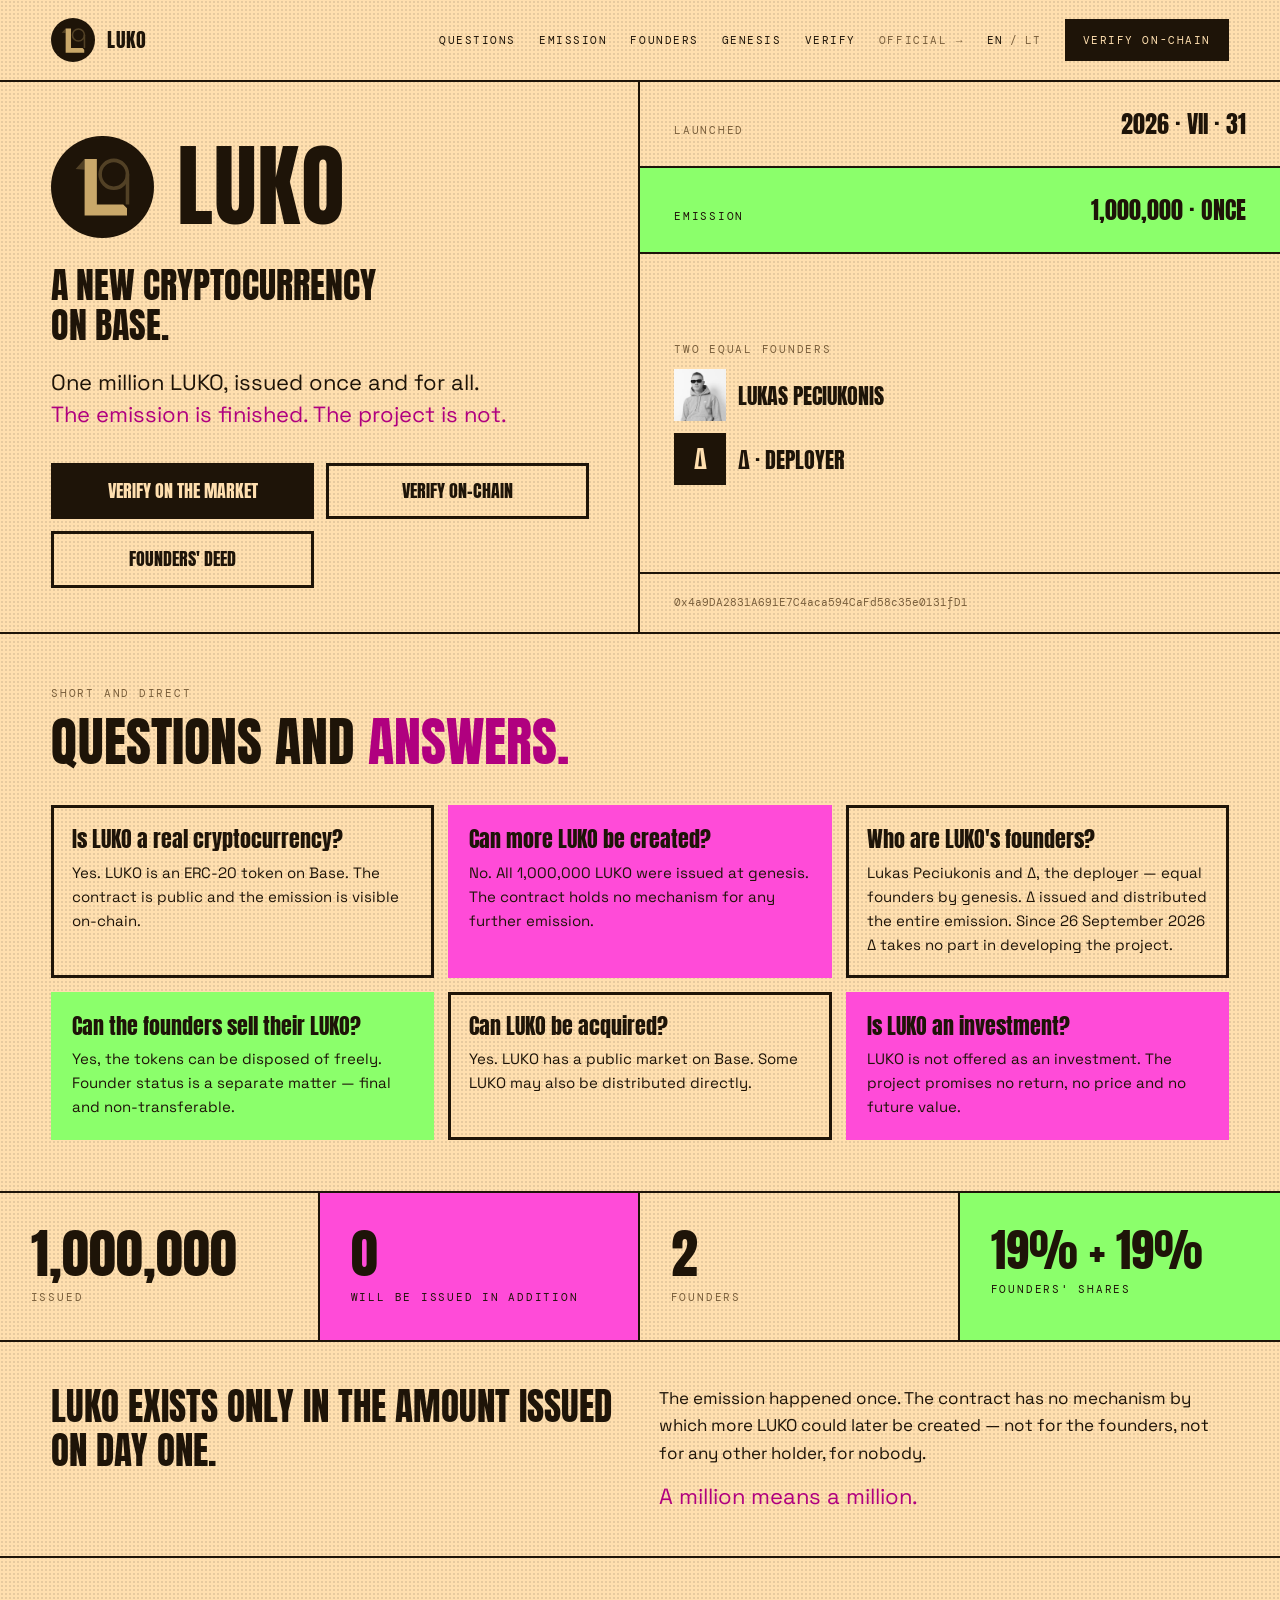
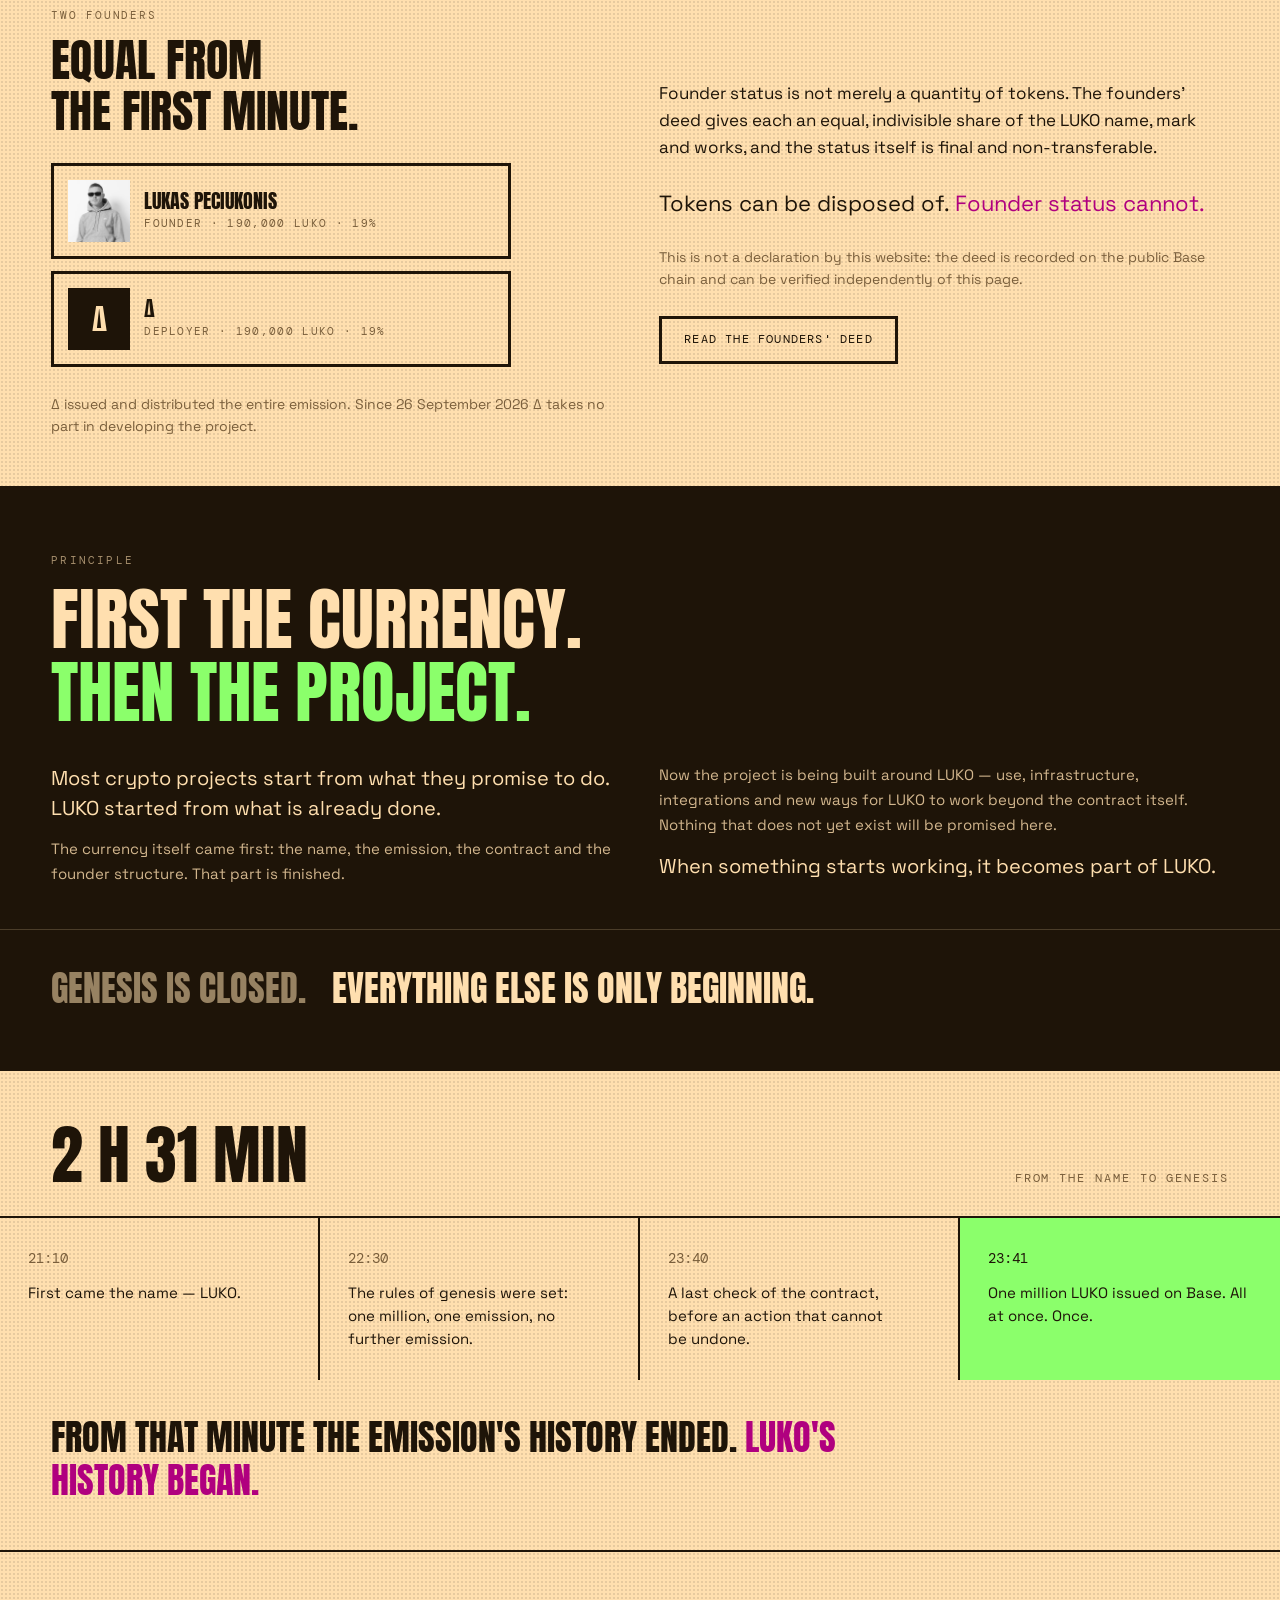
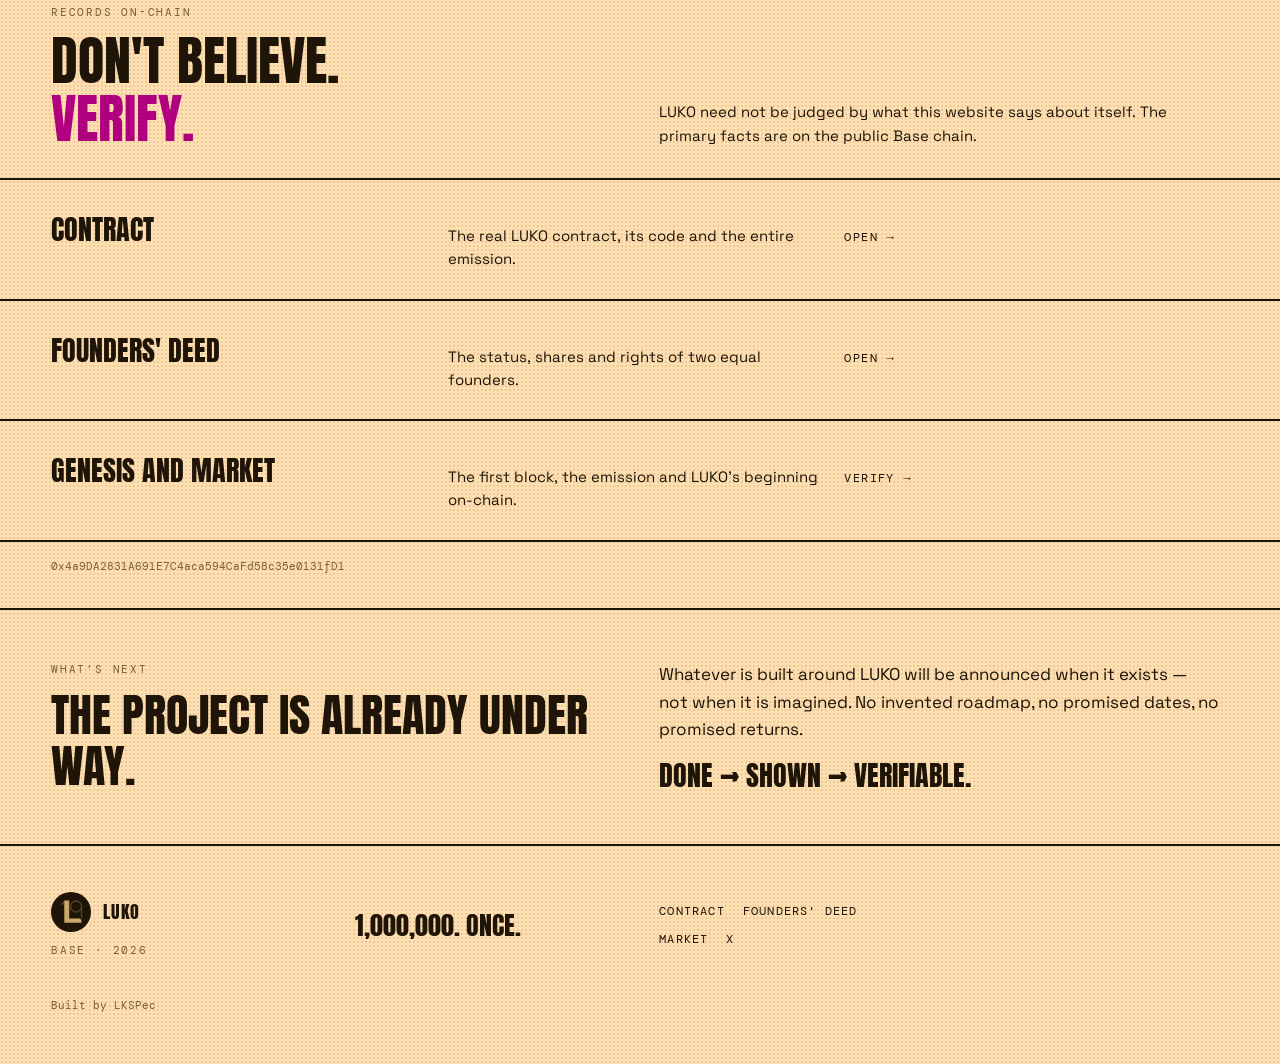
<file: website/index.html>
<!DOCTYPE html>
<html lang="en">
<head>
  <meta charset="UTF-8">
  <meta name="viewport" content="width=device-width, initial-scale=1">
  <title data-en="LUKO — a new cryptocurrency on Base" data-lt="LUKO — nauja kriptovaliuta Base tinkle">LUKO — a new cryptocurrency on Base</title>
  <meta name="description" content="LUKO is a new cryptocurrency on Base. One million LUKO, issued once and for all, by two equal founders. The emission is finished. The project is not.">
  <link rel="icon" href="assets/favicon.ico" sizes="any">
  <link rel="icon" type="image/png" sizes="32x32" href="assets/favicon-32.png">
  <link rel="icon" type="image/png" sizes="16x16" href="assets/favicon-16.png">
  <meta property="og:title" content="LUKO — nauja kriptovaliuta Base tinkle">
  <meta property="og:description" content="Milijonas LUKO išleistas vieną kartą ir visam laikui. Emisija baigta. Projektas — ne.">
  <meta property="og:url" content="https://meetluko.eu/">
  <meta property="og:image" content="https://meetluko.eu/assets/og-home-1200x630.png?v=2">
  <meta property="og:image:width" content="1200">
  <meta property="og:image:height" content="630">
  <meta property="og:image:type" content="image/png">
  <meta property="og:image:alt" content="LUKO — nauja kriptovaliuta Base tinkle, 1 000 000 išleista vieną kartą">
  <meta property="og:type" content="website">
  <meta property="og:site_name" content="LUKO">
  <meta property="og:locale" content="lt_LT">
  <meta property="og:locale:alternate" content="en_US">
  <meta name="twitter:card" content="summary_large_image">
  <meta name="twitter:title" content="LUKO — nauja kriptovaliuta Base tinkle">
  <meta name="twitter:description" content="Milijonas LUKO išleistas vieną kartą ir visam laikui. Emisija baigta. Projektas — ne.">
  <meta name="twitter:image" content="https://meetluko.eu/assets/og-home-1200x630.png?v=2">
  <!-- SENTRY_DSN -->
  <script
    src="https://js-de.sentry-cdn.com/7738fc80396b4b68af0041def3125cb0.min.js"
    crossorigin="anonymous"
    defer
  ></script>
  <script>
    (function () {
      function initSentry() {
        try {
          window.Sentry.init({
            environment: "production",
            tracesSampleRate: 0
          });
        } catch (error) { /* Sentry must never block the site. */ }
      }

      function configureSentry() {
        try {
          if (!window.Sentry) return;
          if (typeof window.Sentry.onLoad === "function") {
            window.Sentry.onLoad(initSentry);
          } else {
            initSentry();
          }
        } catch (error) { /* CDN unavailable or blocked. */ }
      }

      if (document.readyState === "complete") {
        configureSentry();
      } else {
        window.addEventListener("load", configureSentry, { once: true });
      }
    })();

    function track(action) {
      try {
        if (window.Sentry && typeof window.Sentry.addBreadcrumb === "function") {
          window.Sentry.addBreadcrumb({ category: "ui", message: action, level: "info" });
        }
      } catch (error) { /* Tracking is non-blocking. */ }
    }

    document.addEventListener("click", function (event) {
      if (!(event.target instanceof Element)) return;
      var target = event.target.closest("a, button, [role='button']");
      if (!target) return;
      var action = target.getAttribute("data-sentry-action");
      if (action) track(action);
    }, true);
  </script>
  <!-- This page runs its own type system: Anton display, Space Grotesk body,
       DM Mono labels. Loaded here rather than in styles.css so the pages that
       use Archivo never pay for these files. -->
  <link rel="preconnect" href="https://fonts.googleapis.com">
  <link rel="preconnect" href="https://fonts.gstatic.com" crossorigin>
  <link rel="stylesheet" href="https://fonts.googleapis.com/css2?family=Anton&family=DM+Mono:wght@400;500&family=Space+Grotesk:wght@400;500;700&display=swap">
  <link rel="stylesheet" href="styles.css?v=33">
</head>
<body class="pt-body">
  <a class="skip-link" href="#main" data-en="Skip to content" data-lt="Pereiti prie turinio">Skip to content</a>

  <header class="pt-header" id="top">
    <a class="pt-lockup" href="#top" aria-label="LUKO">
      <span class="pt-chip"><img src="assets/logo-mark-dark.svg" alt="" width="25" height="25"></span>
      <span class="pt-wordmark">LUKO</span>
    </a>
    <nav class="pt-nav" aria-label="Sections">
      <a href="#klausimai" data-en="Questions" data-lt="Klausimai">Questions</a>
      <a href="#emisija" data-en="Emission" data-lt="Emisija">Emission</a>
      <a href="#steigejai" data-en="Founders" data-lt="Steigėjai">Founders</a>
      <a href="#genezes-naktis" data-en="Genesis" data-lt="Genezė">Genesis</a>
      <a href="#patikrinti" data-en="Verify" data-lt="Patikrinti">Verify</a>
      <a class="pt-nav-out" href="/oficial" data-en="Official →" data-lt="Oficialu →">Official →</a>
      <span class="language-toggle" role="group" aria-label="Language">
        <button type="button" class="language-option is-active" data-language="en" data-sentry-action="lang_switch" aria-pressed="true">EN</button>
        <span aria-hidden="true">/</span>
        <button type="button" class="language-option" data-language="lt" data-sentry-action="lang_switch" aria-pressed="false">LT</button>
      </span>
      <a class="pt-header-cta"
         href="https://basescan.org/token/0x4a9DA2831A691E7C4aca594CaFd58c35e0131fD1"
         rel="noopener"
         data-sentry-action="point_verify"
         data-en="VERIFY ON-CHAIN" data-lt="PATIKRINTI GRANDINĖJE">VERIFY ON-CHAIN</a>
    </nav>
  </header>

  <main id="main">
    <section class="pt-hero" aria-labelledby="luko-title">
      <div class="pt-hero-copy">
        <div class="pt-hero-lockup">
          <span class="pt-chip pt-chip--hero"><img src="assets/logo-mark-dark.svg" alt=""></span>
          <h1 class="pt-h1" id="luko-title">LUKO</h1>
        </div>
        <p class="pt-kicker"><span data-en="A NEW CRYPTOCURRENCY" data-lt="NAUJA KRIPTOVALIUTA">A NEW CRYPTOCURRENCY</span><br><span data-en="ON BASE." data-lt="BASE TINKLE.">ON BASE.</span></p>
        <p class="pt-lead"><span data-en="One million LUKO, issued once and for all." data-lt="Milijonas LUKO išleistas vieną kartą ir visam laikui.">One million LUKO, issued once and for all.</span><br><span class="pt-accent" data-en="The emission is finished. The project is not." data-lt="Emisija baigta. Projektas — ne.">The emission is finished. The project is not.</span></p>
        <div class="pt-actions">
          <a class="pt-btn pt-btn--solid"
             href="https://www.geckoterminal.com/base/pools/0x2222a01b83db8c533b062aeb6de4f61d6ae792f2"
             rel="noopener"
             data-sentry-action="point_market"
             data-en="VERIFY ON THE MARKET" data-lt="PATIKRINTI RINKOJE">VERIFY ON THE MARKET</a>
          <a class="pt-btn pt-btn--outline"
             href="https://basescan.org/token/0x4a9DA2831A691E7C4aca594CaFd58c35e0131fD1"
             rel="noopener"
             data-sentry-action="point_verify"
             data-en="VERIFY ON-CHAIN" data-lt="PATIKRINTI GRANDINĖJE">VERIFY ON-CHAIN</a>
          <a class="pt-btn pt-btn--outline" href="/deed" data-en="FOUNDERS' DEED" data-lt="STEIGĖJŲ AKTAS">FOUNDERS' DEED</a>
        </div>
      </div>
      <div class="pt-hero-facts">
        <div class="pt-hero-row">
          <span class="pt-label" data-en="Launched" data-lt="Paleista">Launched</span>
          <span class="pt-hero-value">2026 · VII · 31</span>
        </div>
        <div class="pt-hero-row pt-hero-row--green">
          <span class="pt-label" data-en="Emission" data-lt="Emisija">Emission</span>
          <span class="pt-hero-value" data-en="1,000,000 · ONCE" data-lt="1&nbsp;000&nbsp;000 · VIENĄ KARTĄ">1,000,000 · ONCE</span>
        </div>
        <div class="pt-hero-row pt-hero-row--people">
          <span class="pt-label" data-en="Two equal founders" data-lt="Du lygiaverčiai steigėjai">Two equal founders</span>
          <div class="pt-person">
            <img class="pt-portrait" src="assets/founder-lukas.png" alt="" width="52" height="52">
            <span class="pt-person-name">LUKAS PECIUKONIS</span>
          </div>
          <div class="pt-person">
            <span class="pt-portrait pt-portrait--mark" aria-hidden="true">Δ</span>
            <span class="pt-person-name" data-en="Δ · DEPLOYER" data-lt="Δ · DIEGĖJAS">Δ · DEPLOYER</span>
          </div>
        </div>
        <div class="pt-hero-address">0x4a9DA2831A691E7C4aca594CaFd58c35e0131fD1</div>
      </div>
    </section>

    <section class="pt-qa" id="klausimai" aria-labelledby="qa-title">
      <span class="pt-label" data-en="Short and direct" data-lt="Trumpai ir tiesiai">Short and direct</span>
      <h2 class="pt-section-title" id="qa-title"><span data-en="QUESTIONS AND" data-lt="KLAUSIMAI IR">QUESTIONS AND</span> <span class="pt-accent" data-en="ANSWERS." data-lt="ATSAKYMAI.">ANSWERS.</span></h2>
      <div class="pt-cards">
        <article class="pt-card">
          <h3 class="pt-q" data-en="Is LUKO a real cryptocurrency?" data-lt="Ar LUKO yra tikra kriptovaliuta?">Is LUKO a real cryptocurrency?</h3>
          <p class="pt-a" data-en="Yes. LUKO is an ERC-20 token on Base. The contract is public and the emission is visible on-chain." data-lt="Taip. LUKO yra ERC-20 tokenas Base tinkle. Kontraktas viešas, o emisija matoma grandinėje.">Yes. LUKO is an ERC-20 token on Base. The contract is public and the emission is visible on-chain.</p>
        </article>
        <article class="pt-card pt-card--pink">
          <h3 class="pt-q" data-en="Can more LUKO be created?" data-lt="Ar galima sukurti daugiau LUKO?">Can more LUKO be created?</h3>
          <p class="pt-a" data-en="No. All 1,000,000 LUKO were issued at genesis. The contract holds no mechanism for any further emission." data-lt="Ne. Visa 1&nbsp;000&nbsp;000 LUKO emisija išleista genezės metu. Papildomos emisijos mechanizmo kontrakte nėra.">No. All 1,000,000 LUKO were issued at genesis. The contract holds no mechanism for any further emission.</p>
        </article>
        <article class="pt-card">
          <h3 class="pt-q" data-en="Who are LUKO's founders?" data-lt="Kas yra LUKO steigėjai?">Who are LUKO's founders?</h3>
          <p class="pt-a" data-en="Lukas Peciukonis and Δ, the deployer — equal founders by genesis. Δ issued and distributed the entire emission. Since 26 September 2026 Δ takes no part in developing the project." data-lt="Lukas Peciukonis ir Δ, diegėjas — lygiaverčiai steigėjai nuo genezės. Δ išleido ir paskirstė visą emisiją. Nuo 2026 m. rugsėjo 26 d. Δ projekto plėtroje nedalyvauja.">Lukas Peciukonis and Δ, the deployer — equal founders by genesis. Δ issued and distributed the entire emission. Since 26 September 2026 Δ takes no part in developing the project.</p>
        </article>
        <article class="pt-card pt-card--green">
          <h3 class="pt-q" data-en="Can the founders sell their LUKO?" data-lt="Ar steigėjai gali parduoti savo LUKO?">Can the founders sell their LUKO?</h3>
          <p class="pt-a" data-en="Yes, the tokens can be disposed of freely. Founder status is a separate matter — final and non-transferable." data-lt="Taip, tokenais galima disponuoti laisvai. Steigėjo statusas yra atskiras dalykas — galutinis ir neperleidžiamas.">Yes, the tokens can be disposed of freely. Founder status is a separate matter — final and non-transferable.</p>
        </article>
        <article class="pt-card">
          <h3 class="pt-q" data-en="Can LUKO be acquired?" data-lt="Ar LUKO galima įsigyti?">Can LUKO be acquired?</h3>
          <p class="pt-a" data-en="Yes. LUKO has a public market on Base. Some LUKO may also be distributed directly." data-lt="Taip. LUKO turi viešą rinką Base tinkle. Dalis LUKO taip pat gali būti platinama tiesiogiai.">Yes. LUKO has a public market on Base. Some LUKO may also be distributed directly.</p>
        </article>
        <article class="pt-card pt-card--pink">
          <h3 class="pt-q" data-en="Is LUKO an investment?" data-lt="Ar LUKO yra investicija?">Is LUKO an investment?</h3>
          <p class="pt-a" data-en="LUKO is not offered as an investment. The project promises no return, no price and no future value." data-lt="LUKO nėra siūloma kaip investicija. Projektas nežada grąžos, kainos ar būsimos vertės.">LUKO is not offered as an investment. The project promises no return, no price and no future value.</p>
        </article>
      </div>
    </section>

    <section class="pt-emission" id="emisija" aria-labelledby="emission-title">
      <div class="pt-strip">
        <div class="pt-cell">
          <span class="pt-cell-value" data-en="1,000,000" data-lt="1&nbsp;000&nbsp;000">1,000,000</span>
          <span class="pt-label" data-en="Issued" data-lt="Išleista">Issued</span>
        </div>
        <div class="pt-cell pt-cell--pink">
          <span class="pt-cell-value">0</span>
          <span class="pt-label" data-en="Will be issued in addition" data-lt="Bus išleista papildomai">Will be issued in addition</span>
        </div>
        <div class="pt-cell">
          <span class="pt-cell-value">2</span>
          <span class="pt-label" data-en="Founders" data-lt="Steigėjai">Founders</span>
        </div>
        <div class="pt-cell pt-cell--green">
          <span class="pt-cell-value pt-cell-value--sm" data-en="19% + 19%" data-lt="19&nbsp;% + 19&nbsp;%">19% + 19%</span>
          <span class="pt-label" data-en="Founders' shares" data-lt="Steigėjų dalys">Founders' shares</span>
        </div>
      </div>
      <div class="pt-split">
        <p class="pt-display" id="emission-title" data-en="LUKO EXISTS ONLY IN THE AMOUNT ISSUED ON DAY ONE." data-lt="LUKO EGZISTUOJA TIEK, KIEK BUVO IŠLEISTA PIRMĄ DIENĄ.">LUKO EXISTS ONLY IN THE AMOUNT ISSUED ON DAY ONE.</p>
        <div class="pt-stack">
          <p class="pt-body-copy" data-en="The emission happened once. The contract has no mechanism by which more LUKO could later be created — not for the founders, not for any other holder, for nobody." data-lt="Emisija įvyko vieną kartą. Kontrakte nėra mechanizmo, kuriuo vėliau būtų galima sukurti daugiau LUKO — nei steigėjams, nei kitam valdytojui, niekam.">The emission happened once. The contract has no mechanism by which more LUKO could later be created — not for the founders, not for any other holder, for nobody.</p>
          <p class="pt-pull pt-accent" data-en="A million means a million." data-lt="Milijonas reiškia milijoną.">A million means a million.</p>
        </div>
      </div>
    </section>

    <section class="pt-founders" id="steigejai" aria-labelledby="founders-title">
      <div class="pt-stack">
        <div>
          <span class="pt-label" data-en="Two founders" data-lt="Du steigėjai">Two founders</span>
          <h2 class="pt-section-title pt-section-title--sm" id="founders-title"><span data-en="EQUAL FROM" data-lt="LYGIAVERČIAI NUO">EQUAL FROM</span><br><span data-en="THE FIRST MINUTE." data-lt="PIRMOS MINUTĖS.">THE FIRST MINUTE.</span></h2>
        </div>
        <div class="pt-founder-cards">
          <div class="pt-founder">
            <img class="pt-portrait pt-portrait--lg" src="assets/founder-lukas.png" alt="" width="62" height="62">
            <div class="pt-founder-text">
              <span class="pt-founder-name">LUKAS PECIUKONIS</span>
              <span class="pt-label" data-en="Founder · 190,000 LUKO · 19%" data-lt="Steigėjas · 190&nbsp;000 LUKO · 19&nbsp;%">Founder · 190,000 LUKO · 19%</span>
            </div>
          </div>
          <div class="pt-founder">
            <span class="pt-portrait pt-portrait--lg pt-portrait--mark" aria-hidden="true">Δ</span>
            <div class="pt-founder-text">
              <span class="pt-founder-name">Δ</span>
              <span class="pt-label" data-en="Deployer · 190,000 LUKO · 19%" data-lt="Diegėjas · 190&nbsp;000 LUKO · 19&nbsp;%">Deployer · 190,000 LUKO · 19%</span>
            </div>
          </div>
        </div>
        <p class="pt-note" data-en="Δ issued and distributed the entire emission. Since 26 September 2026 Δ takes no part in developing the project." data-lt="Δ išleido ir paskirstė visą emisiją. Nuo 2026 m. rugsėjo 26 d. Δ projekto plėtroje nedalyvauja.">Δ issued and distributed the entire emission. Since 26 September 2026 Δ takes no part in developing the project.</p>
      </div>
      <div class="pt-stack pt-stack--centred">
        <p class="pt-body-copy" data-en="Founder status is not merely a quantity of tokens. The founders' deed gives each an equal, indivisible share of the LUKO name, mark and works, and the status itself is final and non-transferable." data-lt="Steigėjo statusas nėra vien tokenų kiekis. Steigėjų aktas kiekvienam nustato lygią, nedalomą dalį LUKO vardo, ženklo ir kūrinių, o pats statusas yra galutinis ir neperleidžiamas.">Founder status is not merely a quantity of tokens. The founders' deed gives each an equal, indivisible share of the LUKO name, mark and works, and the status itself is final and non-transferable.</p>
          <p class="pt-pull"><span data-en="Tokens can be disposed of." data-lt="Tokenais galima disponuoti.">Tokens can be disposed of.</span> <span class="pt-accent" data-en="Founder status cannot." data-lt="Steigėjo statusu — ne.">Founder status cannot.</span></p>
        <p class="pt-note" data-en="This is not a declaration by this website: the deed is recorded on the public Base chain and can be verified independently of this page." data-lt="Tai nėra šios svetainės deklaracija: aktas įrašytas viešoje Base grandinėje ir patikrinamas nepriklausomai nuo šio puslapio.">This is not a declaration by this website: the deed is recorded on the public Base chain and can be verified independently of this page.</p>
        <a class="pt-btn pt-btn--outline pt-btn--inline" href="/deed" data-en="READ THE FOUNDERS' DEED" data-lt="SKAITYTI STEIGĖJŲ AKTĄ">READ THE FOUNDERS' DEED</a>
      </div>
    </section>

    <section class="pt-principle" aria-labelledby="principle-title">
      <div class="pt-principle-head">
        <span class="pt-label pt-label--dark" data-en="Principle" data-lt="Principas">Principle</span>
        <h2 class="pt-principle-title" id="principle-title"><span data-en="FIRST THE CURRENCY." data-lt="PIRMA VALIUTA.">FIRST THE CURRENCY.</span><br><span class="pt-green" data-en="THEN THE PROJECT." data-lt="TADA — PROJEKTAS.">THEN THE PROJECT.</span></h2>
      </div>
      <div class="pt-principle-copy">
        <div class="pt-stack">
          <p class="pt-pull" data-en="Most crypto projects start from what they promise to do. LUKO started from what is already done." data-lt="Daugelis kripto projektų pradeda nuo to, ką žada padaryti. LUKO pradėjo nuo to, kas jau padaryta.">Most crypto projects start from what they promise to do. LUKO started from what is already done.</p>
          <p class="pt-body-copy pt-dim" data-en="The currency itself came first: the name, the emission, the contract and the founder structure. That part is finished." data-lt="Pirmiausia atsirado pati valiuta: vardas, emisija, kontraktas ir steigėjų struktūra. Ši dalis baigta.">The currency itself came first: the name, the emission, the contract and the founder structure. That part is finished.</p>
        </div>
        <div class="pt-stack">
          <p class="pt-body-copy pt-dim" data-en="Now the project is being built around LUKO — use, infrastructure, integrations and new ways for LUKO to work beyond the contract itself. Nothing that does not yet exist will be promised here." data-lt="Dabar aplink LUKO kuriamas projektas — naudojimas, infrastruktūra, integracijos ir nauji būdai LUKO veikti už paties kontrakto ribų. Čia nebus žadama tai, ko dar nėra.">Now the project is being built around LUKO — use, infrastructure, integrations and new ways for LUKO to work beyond the contract itself. Nothing that does not yet exist will be promised here.</p>
          <p class="pt-pull" data-en="When something starts working, it becomes part of LUKO." data-lt="Kai kažkas pradės veikti, tai taps LUKO dalimi.">When something starts working, it becomes part of LUKO.</p>
        </div>
      </div>
      <div class="pt-principle-close">
        <span class="pt-closing pt-closing--dim" data-en="GENESIS IS CLOSED." data-lt="GENEZĖ UŽDARYTA.">GENESIS IS CLOSED.</span>
        <span class="pt-closing" data-en="EVERYTHING ELSE IS ONLY BEGINNING." data-lt="VISA KITA TIK PRASIDEDA.">EVERYTHING ELSE IS ONLY BEGINNING.</span>
      </div>
    </section>

    <section class="pt-genesis" id="genezes-naktis" aria-labelledby="genesis-title">
      <div class="pt-genesis-head">
        <h2 class="pt-genesis-title" id="genesis-title" data-en="2 H 31 MIN" data-lt="2 VAL. 31 MIN.">2 H 31 MIN</h2>
        <span class="pt-label" data-en="From the name to genesis" data-lt="Nuo vardo iki genezės">From the name to genesis</span>
      </div>
      <div class="pt-strip pt-strip--steps">
        <div class="pt-cell pt-cell--step">
          <span class="pt-time">21:10</span>
          <span class="pt-step-copy" data-en="First came the name — LUKO." data-lt="Pirmiausia atsirado vardas — LUKO.">First came the name — LUKO.</span>
        </div>
        <div class="pt-cell pt-cell--step">
          <span class="pt-time">22:30</span>
          <span class="pt-step-copy" data-en="The rules of genesis were set: one million, one emission, no further emission." data-lt="Nustatytos genezės taisyklės: vienas milijonas, viena emisija, jokios papildomos emisijos.">The rules of genesis were set: one million, one emission, no further emission.</span>
        </div>
        <div class="pt-cell pt-cell--step">
          <span class="pt-time">23:40</span>
          <span class="pt-step-copy" data-en="A last check of the contract, before an action that cannot be undone." data-lt="Paskutinis kontrakto patikrinimas prieš veiksmą, kurio nebegalima atšaukti.">A last check of the contract, before an action that cannot be undone.</span>
        </div>
        <div class="pt-cell pt-cell--step pt-cell--green">
          <span class="pt-time pt-time--now">23:41</span>
          <span class="pt-step-copy" data-en="One million LUKO issued on Base. All at once. Once." data-lt="Vienas milijonas LUKO išleistas Base tinkle. Visi iš karto. Vieną kartą.">One million LUKO issued on Base. All at once. Once.</span>
        </div>
      </div>
      <p class="pt-genesis-close"><span data-en="FROM THAT MINUTE THE EMISSION'S HISTORY ENDED." data-lt="NUO TOS MINUTĖS EMISIJOS ISTORIJA BAIGTA.">FROM THAT MINUTE THE EMISSION'S HISTORY ENDED.</span> <span class="pt-accent" data-en="LUKO'S HISTORY BEGAN." data-lt="LUKO ISTORIJA — PRASIDĖJO.">LUKO'S HISTORY BEGAN.</span></p>
    </section>

    <section class="pt-records" id="patikrinti" aria-labelledby="records-title">
      <div class="pt-records-head">
        <div>
          <span class="pt-label" data-en="Records on-chain" data-lt="Įrašai grandinėje">Records on-chain</span>
          <h2 class="pt-section-title" id="records-title"><span data-en="DON'T BELIEVE." data-lt="NE TIKĖTI.">DON'T BELIEVE.</span><br><span class="pt-accent" data-en="VERIFY." data-lt="PATIKRINTI.">VERIFY.</span></h2>
        </div>
        <p class="pt-records-note" data-en="LUKO need not be judged by what this website says about itself. The primary facts are on the public Base chain." data-lt="LUKO nereikia vertinti pagal tai, ką apie save rašo ši svetainė. Pirminiai faktai yra viešoje Base grandinėje.">LUKO need not be judged by what this website says about itself. The primary facts are on the public Base chain.</p>
      </div>
      <div class="pt-rows">
        <a class="pt-row"
           href="https://basescan.org/token/0x4a9DA2831A691E7C4aca594CaFd58c35e0131fD1"
           rel="noopener"
           data-sentry-action="point_verify">
          <span class="pt-row-name" data-en="CONTRACT" data-lt="KONTRAKTAS">CONTRACT</span>
          <span class="pt-row-desc" data-en="The real LUKO contract, its code and the entire emission." data-lt="Tikras LUKO kontraktas, jo kodas ir visa emisija.">The real LUKO contract, its code and the entire emission.</span>
          <span class="pt-row-go" data-en="Open →" data-lt="Atidaryti →">Open →</span>
        </a>
        <a class="pt-row" href="/deed">
          <span class="pt-row-name" data-en="FOUNDERS' DEED" data-lt="STEIGĖJŲ AKTAS">FOUNDERS' DEED</span>
          <span class="pt-row-desc" data-en="The status, shares and rights of two equal founders." data-lt="Dviejų lygiaverčių steigėjų statusas, dalys ir teisės.">The status, shares and rights of two equal founders.</span>
          <span class="pt-row-go" data-en="Open →" data-lt="Atidaryti →">Open →</span>
        </a>
        <a class="pt-row" href="/market">
          <span class="pt-row-name" data-en="GENESIS AND MARKET" data-lt="GENEZĖ IR RINKA">GENESIS AND MARKET</span>
          <span class="pt-row-desc" data-en="The first block, the emission and LUKO's beginning on-chain." data-lt="Pirmasis blokas, emisija ir LUKO pradžia grandinėje.">The first block, the emission and LUKO's beginning on-chain.</span>
          <span class="pt-row-go" data-en="Verify →" data-lt="Patikrinti →">Verify →</span>
        </a>
      </div>
      <div class="pt-records-address">0x4a9DA2831A691E7C4aca594CaFd58c35e0131fD1</div>
    </section>

    <section class="pt-next" aria-labelledby="next-title">
      <div>
        <span class="pt-label" data-en="What's next" data-lt="Kas toliau">What's next</span>
        <h2 class="pt-section-title pt-section-title--sm" id="next-title" data-en="THE PROJECT IS ALREADY UNDER WAY." data-lt="PROJEKTAS JAU VYKSTA.">THE PROJECT IS ALREADY UNDER WAY.</h2>
      </div>
      <div class="pt-stack">
        <p class="pt-body-copy" data-en="Whatever is built around LUKO will be announced when it exists — not when it is imagined. No invented roadmap, no promised dates, no promised returns." data-lt="Tai, kas bus sukurta aplink LUKO, bus skelbiama tada, kai egzistuos — ne tada, kai bus sugalvota. Be išgalvoto roadmap'o, be pažadėtų datų, be pažadėtos grąžos.">Whatever is built around LUKO will be announced when it exists — not when it is imagined. No invented roadmap, no promised dates, no promised returns.</p>
        <p class="pt-display pt-display--sm" data-en="DONE → SHOWN → VERIFIABLE." data-lt="PADARYTA → PARODYTA → PATIKRINAMA.">DONE → SHOWN → VERIFIABLE.</p>
      </div>
    </section>
  </main>

  <footer class="pt-footer">
    <div class="pt-footer-brand">
      <span class="pt-lockup">
        <span class="pt-chip pt-chip--sm"><img src="assets/logo-mark-dark.svg" alt="" width="23" height="23"></span>
        <span class="pt-wordmark pt-wordmark--sm">LUKO</span>
      </span>
      <span class="pt-label">Base · 2026</span>
    </div>
    <span class="pt-footer-claim" data-en="1,000,000. ONCE." data-lt="1&nbsp;000&nbsp;000. VIENĄ KARTĄ.">1,000,000. ONCE.</span>
    <div class="pt-footer-links">
      <a href="https://basescan.org/token/0x4a9DA2831A691E7C4aca594CaFd58c35e0131fD1" rel="noopener" data-en="Contract" data-lt="Kontraktas">Contract</a>
      <a href="/deed" data-en="Founders' deed" data-lt="Steigėjų aktas">Founders' deed</a>
      <a href="/market" data-en="Market" data-lt="Rinka">Market</a>
      <a href="https://x.com/MeetLUKO" rel="noopener me" data-sentry-action="outbound_x">X</a>
    </div>
    <p class="pt-footer-meta">Built by LKSPec</p>
  </footer>

  <script src="app.js?v=10" defer></script>
</body>
</html>
</file>
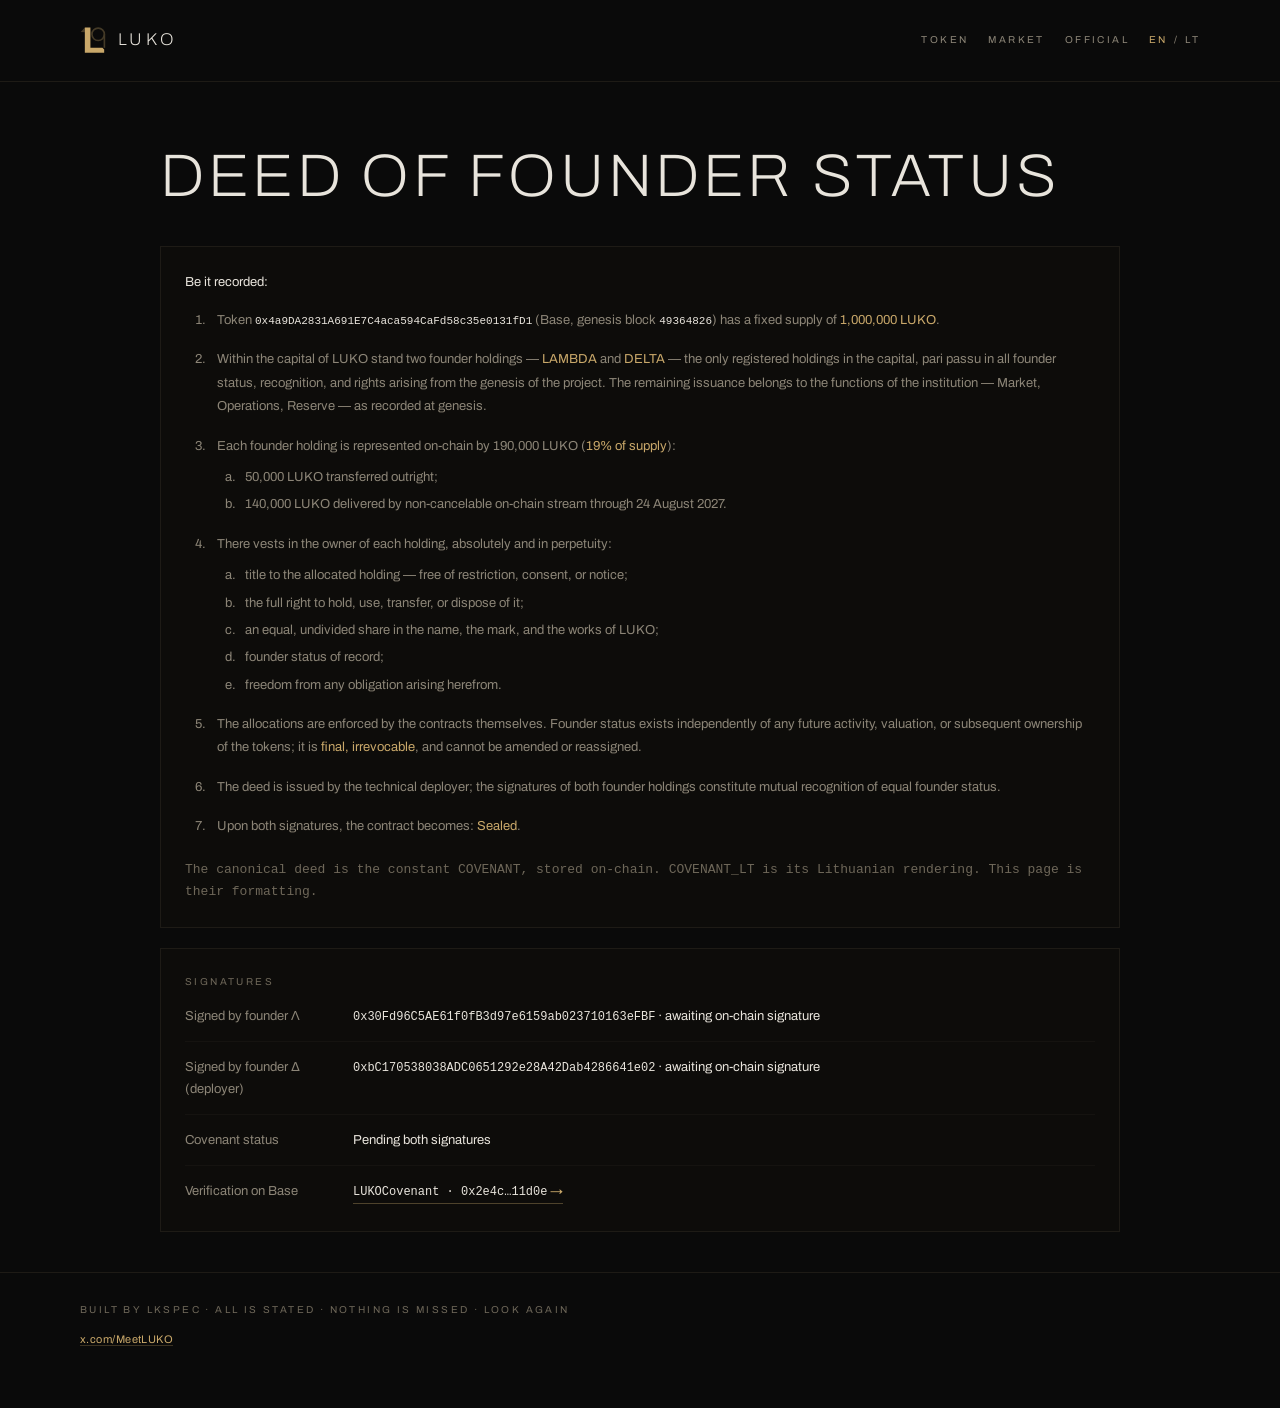
<file: website/deed.html>
<!DOCTYPE html>
<html lang="en">
<head>
  <meta charset="UTF-8">
  <meta name="viewport" content="width=device-width, initial-scale=1">
  <title data-en="LUKO — Deed of Founder Status" data-lt="LUKO — Steigėjo statuso aktas">LUKO — Deed of Founder Status</title>
  <meta name="description" content="LUKO deed of founder status.">
  <link rel="icon" href="assets/favicon.ico" sizes="any">
  <link rel="icon" type="image/png" sizes="32x32" href="assets/favicon-32.png">
  <link rel="icon" type="image/png" sizes="16x16" href="assets/favicon-16.png">
  <meta property="og:title" content="LUKO — Deed of Founder Status">
  <meta property="og:description" content="LUKO deed of founder status.">
  <meta property="og:url" content="https://meetluko.eu/deed">
  <meta property="og:image" content="https://meetluko.eu/api/og">
  <meta name="twitter:card" content="summary_large_image">
  <meta property="og:type" content="website">
  <meta property="og:site_name" content="LUKO">
  <meta property="og:image:width" content="1200">
  <meta property="og:image:height" content="630">
  <meta property="og:image:type" content="image/png">
  <meta property="og:image:alt" content="LUKO — fixed-supply ERC-20 on Base">
  <meta name="twitter:image" content="https://meetluko.eu/api/og">
  <meta name="twitter:title" content="LUKO — Deed of Founder Status">
  <meta name="twitter:description" content="LUKO deed of founder status.">
  <!-- SENTRY_DSN -->
  <script
    src="https://js-de.sentry-cdn.com/7738fc80396b4b68af0041def3125cb0.min.js"
    crossorigin="anonymous"
    defer
  ></script>
  <script>
    (function () {
      function initSentry() {
        try {
          window.Sentry.init({
            environment: "production",
            tracesSampleRate: 0
          });
        } catch (error) { /* Sentry must never block the site. */ }
      }

      function configureSentry() {
        try {
          if (!window.Sentry) return;
          if (typeof window.Sentry.onLoad === "function") {
            window.Sentry.onLoad(initSentry);
          } else {
            initSentry();
          }
        } catch (error) { /* CDN unavailable or blocked. */ }
      }

      if (document.readyState === "complete") {
        configureSentry();
      } else {
        window.addEventListener("load", configureSentry, { once: true });
      }
    })();

    function track(action) {
      try {
        if (window.Sentry && typeof window.Sentry.addBreadcrumb === "function") {
          window.Sentry.addBreadcrumb({ category: "ui", message: action, level: "info" });
        }
      } catch (error) { /* Tracking is non-blocking. */ }
    }

    document.addEventListener("click", function (event) {
      if (!(event.target instanceof Element)) return;
      var target = event.target.closest("a, button, [role='button']");
      if (!target) return;
      var action = target.getAttribute("data-sentry-action");
      if (action) track(action);
    }, true);
  </script>
  <link rel="stylesheet" href="styles.css?v=33">
</head>
<body>
  <a class="skip-link" href="#main" data-en="Skip to content" data-lt="Pereiti prie turinio">Skip to content</a>

  <header class="site-header">
    <a class="lockup" href="https://meetluko.eu/" aria-label="LUKO home">
      <img src="assets/logo-mark-dark.svg" alt="" width="26" height="26">
      <span class="wordmark">LUKO</span>
    </a>
    <nav class="site-nav" aria-label="Sections">
      <a href="/" data-en="Token" data-lt="Tokenas">Token</a>
      <a href="/market" data-en="Market" data-lt="Rinka">Market</a>
      <a href="/oficial" data-en="Official" data-lt="Oficialu">Official</a>
      <span class="language-toggle" role="group" aria-label="Language">
        <button type="button" class="language-option is-active" data-language="en" data-sentry-action="lang_switch" aria-pressed="true">EN</button>
        <span aria-hidden="true">/</span>
        <button type="button" class="language-option" data-language="lt" data-sentry-action="lang_switch" aria-pressed="false">LT</button>
      </span>
    </nav>
  </header>

  <main id="main">
    <section class="hero" aria-labelledby="deed-title">
      <div class="hero-copy">
        <h1 id="deed-title" data-en="DEED OF FOUNDER STATUS" data-lt="STEIGĖJŲ STATUSO AKTAS">DEED OF FOUNDER STATUS</h1>
      </div>
    </section>

    <section class="panel" aria-label="Deed">
      <div class="lang-en">
        <p class="prose deed-opening">Be it recorded:</p>
        <ol class="deed-list">
          <li>Token <code>0x4a9DA2831A691E7C4aca594CaFd58c35e0131fD1</code> (Base, genesis block <code>49364826</code>) has a fixed supply of <span class="gold">1,000,000 LUKO</span>.</li>
          <li>Within the capital of LUKO stand two founder holdings — <span class="gold">LAMBDA</span> and <span class="gold">DELTA</span> — the only registered holdings in the capital, pari passu in all founder status, recognition, and rights arising from the genesis of the project. The remaining issuance belongs to the functions of the institution — Market, Operations, Reserve — as recorded at genesis.</li>
          <li>Each founder holding is represented on-chain by 190,000 LUKO (<span class="gold">19% of supply</span>):
            <ol type="a">
              <li>50,000 LUKO transferred outright;</li>
              <li>140,000 LUKO delivered by non-cancelable on-chain stream through 24 August 2027.</li>
            </ol>
          </li>
          <li>There vests in the owner of each holding, absolutely and in perpetuity:
            <ol type="a">
              <li>title to the allocated holding — free of restriction, consent, or notice;</li>
              <li>the full right to hold, use, transfer, or dispose of it;</li>
              <li>an equal, undivided share in the name, the mark, and the works of LUKO;</li>
              <li>founder status of record;</li>
              <li>freedom from any obligation arising herefrom.</li>
            </ol>
          </li>
          <li>The allocations are enforced by the contracts themselves. Founder status exists independently of any future activity, valuation, or subsequent ownership of the tokens; it is <span class="gold">final, irrevocable</span>, and cannot be amended or reassigned.</li>
          <li>The deed is issued by the technical deployer; the signatures of both founder holdings constitute mutual recognition of equal founder status.</li>
          <li>Upon both signatures, the contract becomes: <span class="gold">Sealed</span>.</li>
        </ol>
      </div>
      <div class="lang-lt">
        <p class="prose deed-opening">Šiuo aktu įtvirtinama:</p>
        <ol class="deed-list">
          <li>Tokeno <code>0x4a9DA2831A691E7C4aca594CaFd58c35e0131fD1</code> (Base, genesis blokas <code>49364826</code>) emisija yra fiksuota — <span class="gold">1 000 000 LUKO</span>.</li>
          <li>LUKO kapitale įtvirtintos dvi steigėjų dalys — <span class="gold">LAMBDA</span> ir <span class="gold">DELTA</span> — vienintelės vardinės dalys kapitale; jos lygiavertės (pari passu) visame steigėjų statuse, pripažinime ir teisėse, kylančiose iš projekto genesis. Likusi emisija priklauso institucijos funkcijoms — Market, Operations, Reserve — pagal genesis įrašą.</li>
          <li>Kiekviena steigėjų dalis on-chain išreiškiama 190 000 LUKO (<span class="gold">19 % emisijos</span>):
            <ol type="a">
              <li>50 000 LUKO perduodami iš karto;</li>
              <li>140 000 LUKO tiekiami neatšaukiamu on-chain srautu iki 2027 m. rugpjūčio 24 d.</li>
            </ol>
          </li>
          <li>Kiekvienos dalies savininkui absoliučiai ir amžinai priklauso:
            <ol type="a">
              <li>nuosavybės teisė į priskirtą dalį — be apribojimų, sutikimų ar pranešimų;</li>
              <li>visa teisė ją laikyti, naudoti, perleisti ar disponuoti;</li>
              <li>lygi, nedaloma dalis LUKO vardo, ženklo ir kūrinių;</li>
              <li>įrašyto steigėjo statusas;</li>
              <li>laisvė nuo bet kokių iš to kylančių įsipareigojimų.</li>
            </ol>
          </li>
          <li>Paskirstymą užtikrina patys kontraktai. Steigėjų statusas galioja nepriklausomai nuo būsimos veiklos, vertės ar vėlesnės tokenų nuosavybės; jis yra <span class="gold">galutinis, neatšaukiamas</span> ir negali būti keičiamas ar perleidžiamas.</li>
          <li>Aktą išleidžia techninis diegėjas; abiejų steigėjų dalių parašai reiškia abipusį lygiaverčio steigėjų statuso pripažinimą.</li>
          <li>Gavus abu parašus, kontraktas tampa: <span class="gold">„Sealed"</span> („Užrakintas").</li>
        </ol>
      </div>
      <p class="footnote spec-gap" data-en="The canonical deed is the constant COVENANT, stored on-chain. COVENANT_LT is its Lithuanian rendering. This page is their formatting." data-lt="Kanoninis aktas yra konstanta COVENANT, saugoma on-chain. COVENANT_LT — jos lietuviškas atitikmuo. Šis puslapis — tik jų formatavimas.">The canonical deed is the constant COVENANT, stored on-chain. COVENANT_LT is its Lithuanian rendering. This page is their formatting.</p>
    </section>

    <section class="panel" aria-labelledby="signatures-label">
      <h2 id="signatures-label" class="label" data-en="Signatures" data-lt="PARAŠAI">Signatures</h2>
      <div class="link-rows">
        <div class="link-row">
          <span class="link-name" data-en="Signed by founder Λ" data-lt="Pasirašė steigėjas Λ">Signed by founder Λ</span>
          <span class="deed-sig"><code class="address">0x30Fd96C5AE61f0fB3d97e6159ab023710163eFBF</code> · <span id="sig-lambda" data-en="awaiting on-chain signature" data-lt="laukiama parašo grandinėje">awaiting on-chain signature</span></span>
        </div>
        <div class="link-row">
          <span class="link-name" data-en="Signed by founder Δ (deployer)" data-lt="Pasirašė steigėjas Δ (diegėjas)">Signed by founder Δ (deployer)</span>
          <span class="deed-sig"><code class="address">0xbC170538038ADC0651292e28A42Dab4286641e02</code> · <span id="sig-delta" data-en="awaiting on-chain signature" data-lt="laukiama parašo grandinėje">awaiting on-chain signature</span></span>
        </div>
        <div class="link-row">
          <span class="link-name" data-en="Covenant status" data-lt="Akto būsena">Covenant status</span>
          <span id="covenant-status" data-en="Pending both signatures" data-lt="Laukiama abiejų parašų">Pending both signatures</span>
        </div>
        <div class="link-row">
          <span class="link-name" data-en="Verification on Base" data-lt="Patikra Base tinkle">Verification on Base</span>
          <a href="https://basescan.org/address/0x2e4c8DcbdDA4eDbEdC2E1052185111592ca11d0e#code" rel="noopener" data-sentry-action="outbound_deed_verification"><code class="address">LUKOCovenant · 0x2e4c…11d0e</code> →</a>
        </div>
      </div>
    </section>
  </main>

  <footer class="site-footer">
    <p>Built by LKSPec · <span data-en="All is stated · Nothing is missed · Look again" data-lt="Viskas pasakyta · Nieko nepraleista · Pažvelk dar kartą">All is stated · Nothing is missed · Look again</span></p>
    <p class="footer-note"><a href="https://x.com/MeetLUKO" rel="noopener me" data-sentry-action="outbound_x">x.com/MeetLUKO</a></p>
  </footer>

  <script src="app.js?v=10" defer></script>
  <script src="covenant.js?v=1" type="module"></script>
</body>
</html>
</file>
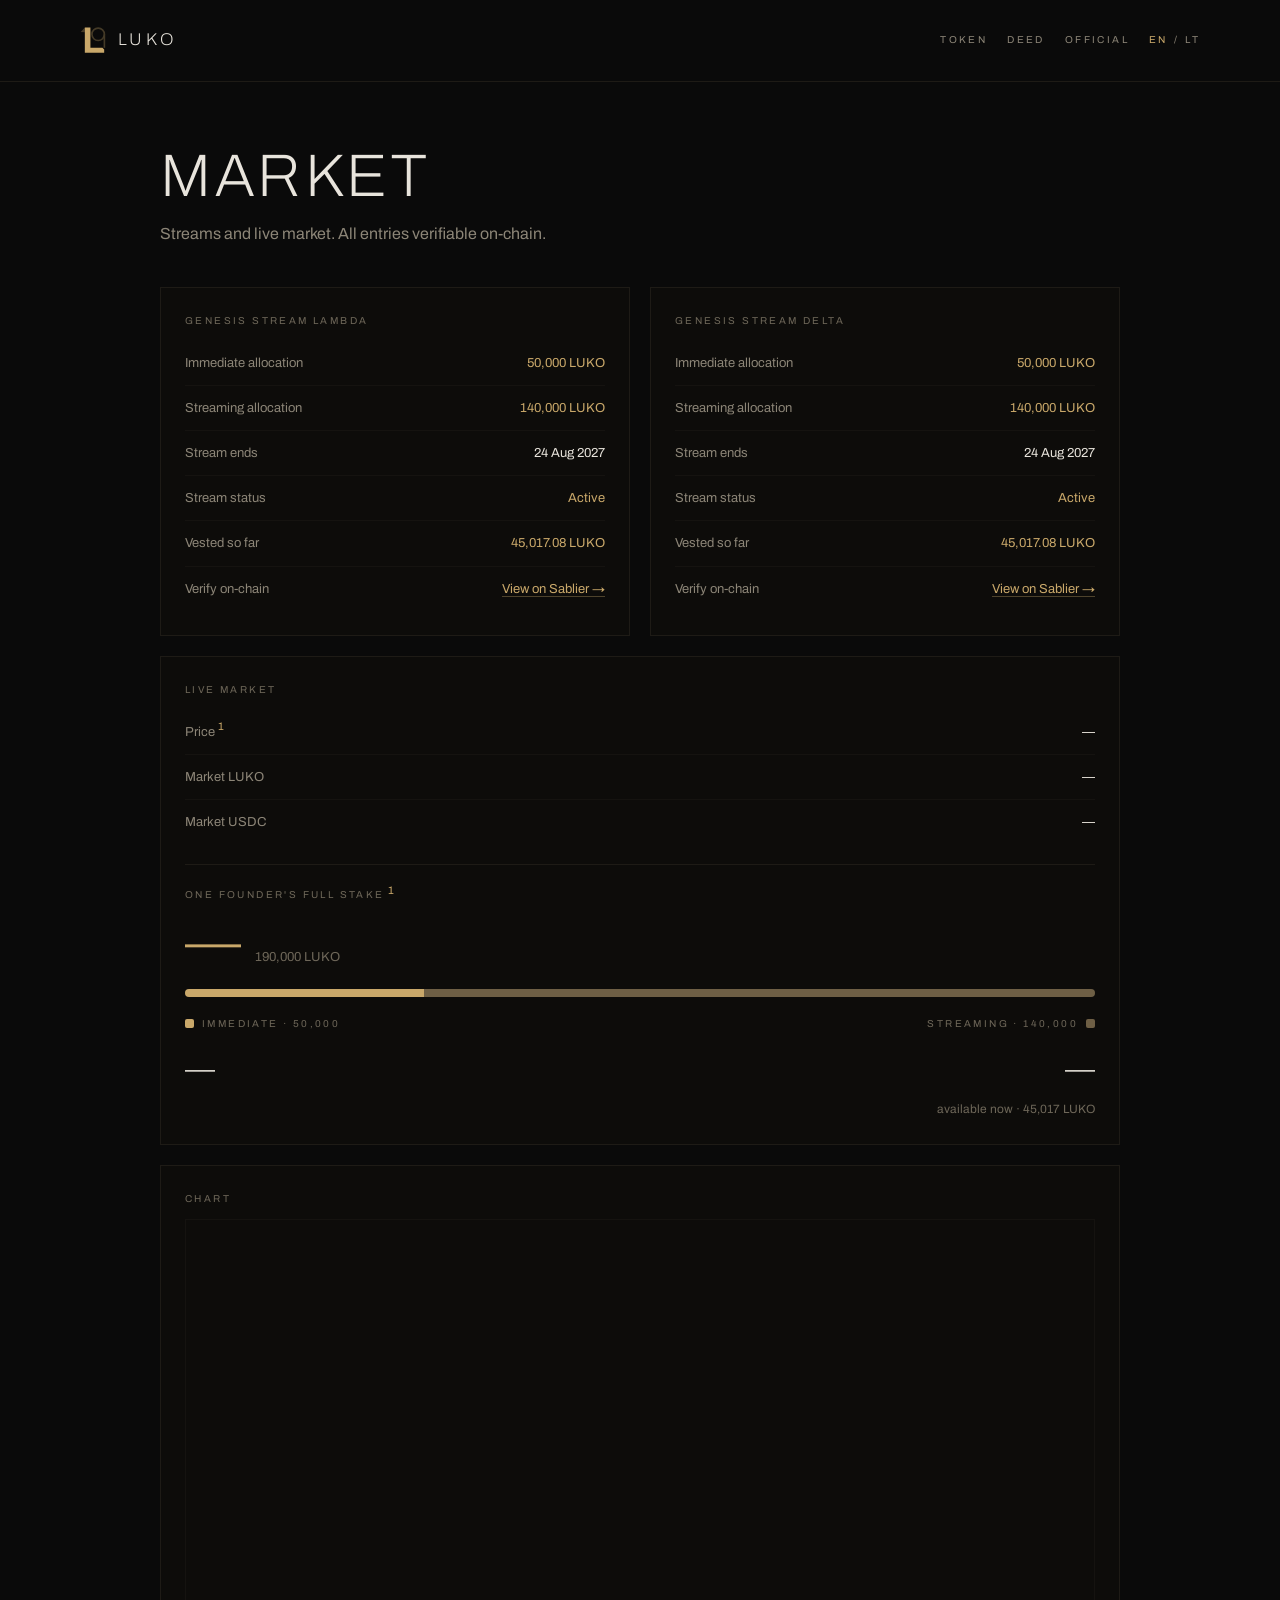
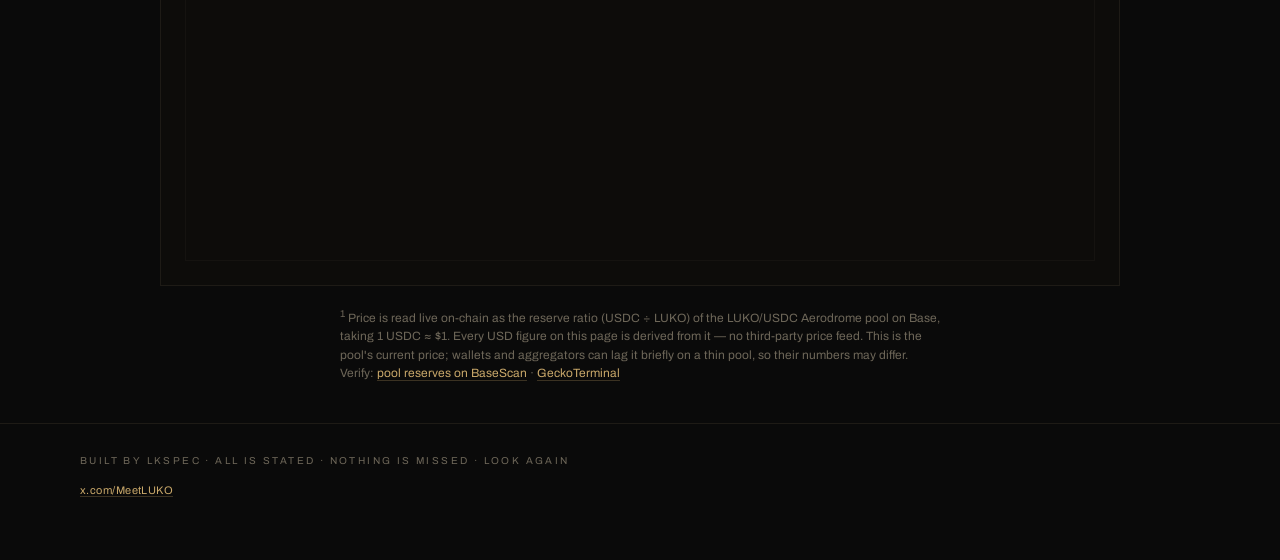
<file: website/market.html>
<!DOCTYPE html>
<html lang="en">
<head>
  <meta charset="UTF-8">
  <meta name="viewport" content="width=device-width, initial-scale=1">
  <title>LUKO — Market</title>
  <meta name="description" content="Live market record for LUKO. All entries verifiable on-chain.">
  <link rel="icon" href="assets/favicon.ico" sizes="any">
  <link rel="icon" type="image/png" sizes="32x32" href="assets/favicon-32.png">
  <link rel="icon" type="image/png" sizes="16x16" href="assets/favicon-16.png">
  <meta property="og:title" content="LUKO — Market">
  <meta property="og:description" content="Live market record. All entries verifiable on-chain.">
  <meta property="og:url" content="https://meetluko.eu/market">
  <meta property="og:image" content="https://meetluko.eu/api/og">
  <meta name="twitter:card" content="summary_large_image">
  <meta property="og:type" content="website">
  <meta property="og:site_name" content="LUKO">
  <meta property="og:image:width" content="1200">
  <meta property="og:image:height" content="630">
  <meta property="og:image:type" content="image/png">
  <meta property="og:image:alt" content="LUKO — fixed-supply ERC-20 on Base">
  <meta name="twitter:image" content="https://meetluko.eu/api/og">
  <meta name="twitter:title" content="LUKO — Market">
  <meta name="twitter:description" content="Live market record. All entries verifiable on-chain.">
  <!-- SENTRY_DSN -->
  <script
    src="https://js-de.sentry-cdn.com/7738fc80396b4b68af0041def3125cb0.min.js"
    crossorigin="anonymous"
    defer
  ></script>
  <script>
    (function () {
      function initSentry() {
        try {
          window.Sentry.init({
            environment: "production",
            tracesSampleRate: 0
          });
        } catch (error) { /* Sentry must never block the site. */ }
      }

      function configureSentry() {
        try {
          if (!window.Sentry) return;
          if (typeof window.Sentry.onLoad === "function") {
            window.Sentry.onLoad(initSentry);
          } else {
            initSentry();
          }
        } catch (error) { /* CDN unavailable or blocked. */ }
      }

      if (document.readyState === "complete") {
        configureSentry();
      } else {
        window.addEventListener("load", configureSentry, { once: true });
      }
    })();

    function track(action) {
      try {
        if (window.Sentry && typeof window.Sentry.addBreadcrumb === "function") {
          window.Sentry.addBreadcrumb({ category: "ui", message: action, level: "info" });
        }
      } catch (error) { /* Tracking is non-blocking. */ }
    }

    document.addEventListener("click", function (event) {
      if (!(event.target instanceof Element)) return;
      var target = event.target.closest("a, button, [role='button']");
      if (!target) return;

      var action = target.getAttribute("data-sentry-action");
      if (!action && /\/market(?:\.html)?\/?$/.test(location.pathname)) {
        var marker = [
          target.id,
          target.getAttribute("name"),
          target.getAttribute("aria-label"),
          target.textContent
        ].join(" ").toLowerCase();
        if (marker.indexOf("claim") !== -1) action = "claim_clicked";
        if (!action && marker.indexOf("connect") !== -1) action = "connect_clicked";
      }

      if (action) track(action);
    }, true);
  </script>
  <link rel="stylesheet" href="styles.css?v=33">
</head>
<body>
  <a class="skip-link" href="#main">Skip to content</a>

  <header class="site-header">
    <a class="lockup" href="https://meetluko.eu/" aria-label="LUKO home">
      <img src="assets/logo-mark-dark.svg" alt="" width="26" height="26">
      <span class="wordmark">LUKO</span>
    </a>
    <nav class="site-nav" aria-label="Sections">
      <a href="/">Token</a>
      <a href="/deed" data-en="Deed" data-lt="Aktas">Deed</a>
      <a href="/oficial" data-en="Official" data-lt="Oficialu">Official</a>
      <span class="language-toggle" role="group" aria-label="Language">
        <button type="button" class="language-option is-active" data-language="en" data-sentry-action="lang_switch" aria-pressed="true">EN</button>
        <span aria-hidden="true">/</span>
        <button type="button" class="language-option" data-language="lt" data-sentry-action="lang_switch" aria-pressed="false">LT</button>
      </span>
    </nav>
  </header>

  <main id="main">
    <section class="hero" aria-labelledby="market-title">
      <div class="hero-copy">
        <h1 id="market-title">MARKET</h1>
        <p class="tagline" data-en="Streams and live market. All entries verifiable on-chain." data-lt="Srautai ir rinka. Visi įrašai patikrinami on-chain.">Streams and live market. All entries verifiable on-chain.</p>
      </div>
    </section>

    <div class="streams-grid">
    <section id="stream-lambda" class="panel" aria-labelledby="stream-lambda-label">
      <h2 id="stream-lambda-label" class="label" data-en="Genesis Stream Lambda" data-lt="GENEZĖS Λ DALIS">Genesis Stream Lambda</h2>
      <dl class="facts">
        <div class="fact"><dt data-en="Immediate allocation" data-lt="Iš karto paskirta">Immediate allocation</dt><dd class="accent">50,000 LUKO</dd></div>
        <div class="fact"><dt data-en="Streaming allocation" data-lt="Palaipsniui gaunama">Streaming allocation</dt><dd class="accent">140,000 LUKO</dd></div>
        <div class="fact"><dt data-en="Stream ends" data-lt="Išmokėjimo pabaiga">Stream ends</dt><dd>24 Aug 2027</dd></div>
        <div class="fact"><dt data-en="Stream status" data-lt="Būsena">Stream status</dt><dd class="pending" id="stream-status-lambda" data-en="Starts 2 Aug 2026" data-lt="Starts 2 Aug 2026">Starts 2 Aug 2026</dd></div>
        <div class="fact"><dt data-en="Vested so far" data-lt="Jau pasiekiama dalis">Vested so far</dt><dd class="accent" id="vested-amount-lambda">—</dd></div>
        <div class="fact"><dt data-en="Verify on-chain" data-lt="Patikrinti on-chain">Verify on-chain</dt><dd><a href="https://app.sablier.com/vesting/stream/LK3-8453-932" rel="noopener" data-en="View on Sablier →" data-lt="Žiūrėti Sablier →">View on Sablier →</a></dd></div>
      </dl>
    </section>

    <section id="stream-delta" class="panel" aria-labelledby="stream-delta-label">
      <h2 id="stream-delta-label" class="label" data-en="Genesis Stream Delta" data-lt="GENEZĖS Δ DALIS">Genesis Stream Delta</h2>
      <dl class="facts">
        <div class="fact"><dt data-en="Immediate allocation" data-lt="Iš karto paskirta">Immediate allocation</dt><dd class="accent">50,000 LUKO</dd></div>
        <div class="fact"><dt data-en="Streaming allocation" data-lt="Palaipsniui gaunama">Streaming allocation</dt><dd class="accent">140,000 LUKO</dd></div>
        <div class="fact"><dt data-en="Stream ends" data-lt="Išmokėjimo pabaiga">Stream ends</dt><dd>24 Aug 2027</dd></div>
        <div class="fact"><dt data-en="Stream status" data-lt="Būsena">Stream status</dt><dd class="pending" id="stream-status" data-en="Starts 2 Aug 2026" data-lt="Starts 2 Aug 2026">Starts 2 Aug 2026</dd></div>
        <div class="fact"><dt data-en="Vested so far" data-lt="Jau pasiekiama dalis">Vested so far</dt><dd class="accent" id="vested-amount">—</dd></div>
        <div class="fact"><dt data-en="Verify on-chain" data-lt="Patikrinti on-chain">Verify on-chain</dt><dd><a href="https://app.sablier.com/vesting/stream/LK3-8453-902" rel="noopener" data-en="View on Sablier →" data-lt="Žiūrėti Sablier →">View on Sablier →</a></dd></div>
      </dl>
    </section>
    </div>

    <section id="market" class="panel" aria-labelledby="market-label">
      <h2 id="market-label" class="label" data-en="Live market" data-lt="RINKA">Live market</h2>
      <dl class="facts">
        <div class="fact"><dt><span data-en="Price" data-lt="Kaina">Price</span><a class="note-ref" href="#price-note" title="Live pool price — see note below" aria-label="How the price is calculated">1</a></dt><dd id="market-price">—</dd></div>
        <div class="fact"><dt data-en="Market LUKO" data-lt="Rinkoje LUKO">Market LUKO</dt><dd id="market-luko">—</dd></div>
        <div class="fact"><dt data-en="Market USDC" data-lt="Rinkoje USDC">Market USDC</dt><dd id="market-usdc">—</dd></div>
      </dl>
      <div class="market-value-block">
        <div class="market-stake">
          <div class="label"><span data-en="One founder's full stake" data-lt="Vieno steigėjo visa dalis">One founder's full stake</span><a class="note-ref" href="#price-note" title="Live pool price — see note below" aria-label="How the price is calculated">1</a></div>
          <div class="market-stake-row">
            <span class="market-value-big" id="market-value-190">—</span>
            <span class="market-stake-units">190,000 LUKO</span>
          </div>
        </div>
        <div class="market-split" aria-hidden="true">
          <span class="market-split-immediate"></span>
          <span class="market-split-streaming"></span>
        </div>
        <div class="market-components">
          <div class="market-value-item">
            <div class="label"><span class="swatch swatch-immediate"></span><span data-en="Immediate · 50,000" data-lt="Iš karto · 50,000">Immediate · 50,000</span></div>
            <div class="market-value-mid" id="market-value">—</div>
          </div>
          <div class="market-value-item">
            <div class="label"><span data-en="Streaming · 140,000" data-lt="Palaipsniui · 140,000">Streaming · 140,000</span><span class="swatch swatch-streaming"></span></div>
            <div class="market-value-mid" id="market-value-140">—</div>
            <div class="market-value-avail"><span data-en="available now" data-lt="jau prieinama">available now</span> · <span id="market-avail-140">—</span></div>
          </div>
        </div>
      </div>
    </section>

    <section id="chart" class="panel" aria-labelledby="chart-label">
      <h2 id="chart-label" class="label">Chart</h2>
      <div class="chart-frame">
        <iframe
          id="dextools-widget"
          title="DEXTools Trading Chart"
          src="https://www.dextools.io/widget-chart/en/base/pe-light/0x2222a01b83db8c533b062aeb6de4f61d6ae792f2?theme=dark&chartType=1&chartResolution=1D&drawingToolbars=false&showTradeHistory=true&chartInUsd=true&headerColor=0A0A0A&tvPlatformColor=0A0A0A&tvPaneColor=0D0C0A&tradeHistoryColor=0D0C0A"></iframe>
      </div>
    </section>

    <aside class="market-note" id="price-note" aria-label="How the price is calculated">
      <p class="market-note-body"><sup>1</sup> <span data-en="Price is read live on-chain as the reserve ratio (USDC ÷ LUKO) of the LUKO/USDC Aerodrome pool on Base, taking 1 USDC ≈ $1. Every USD figure on this page is derived from it — no third-party price feed. This is the pool's current price; wallets and aggregators can lag it briefly on a thin pool, so their numbers may differ." data-lt="Kaina skaitoma tiesiogiai on-chain kaip LUKO/USDC „Aerodrome“ baseino (Base) rezervų santykis (USDC ÷ LUKO), laikant 1 USDC ≈ $1. Visi šio puslapio USD skaičiai iš jos išvedami — jokio išorinio kainos šaltinio. Tai dabartinė baseino kaina; piniginės ir agregatoriai plonam baseinui gali trumpam vėluoti, todėl jų skaičiai gali skirtis.">Price is read live on-chain as the reserve ratio (USDC ÷ LUKO) of the LUKO/USDC Aerodrome pool on Base, taking 1 USDC ≈ $1. Every USD figure on this page is derived from it — no third-party price feed. This is the pool's current price; wallets and aggregators can lag it briefly on a thin pool, so their numbers may differ.</span></p>
      <p class="market-note-verify"><span data-en="Verify:" data-lt="Patikrinti:">Verify:</span> <a href="https://basescan.org/address/0x2222A01b83Db8c533B062AEb6DE4F61D6Ae792F2#readContract" rel="noopener"><span data-en="pool reserves on BaseScan" data-lt="baseino rezervai BaseScan">pool reserves on BaseScan</span></a> · <a href="https://www.geckoterminal.com/base/pools/0x2222A01b83Db8c533B062AEb6DE4F61D6Ae792F2" rel="noopener">GeckoTerminal</a></p>
    </aside>


  </main>

  <footer class="site-footer">
    <p>Built by LKSPec · <span data-en="All is stated · Nothing is missed · Look again" data-lt="Viskas pasakyta · Nieko nepraleista · Pažvelk dar kartą">All is stated · Nothing is missed · Look again</span></p>
    <p class="footer-note"><a href="https://x.com/MeetLUKO" rel="noopener me" data-sentry-action="outbound_x">x.com/MeetLUKO</a></p>
  </footer>

  <script src="app.js?v=10" defer></script>
  <script src="market.js?v=8" type="module"></script>
</body>
</html>
</file>
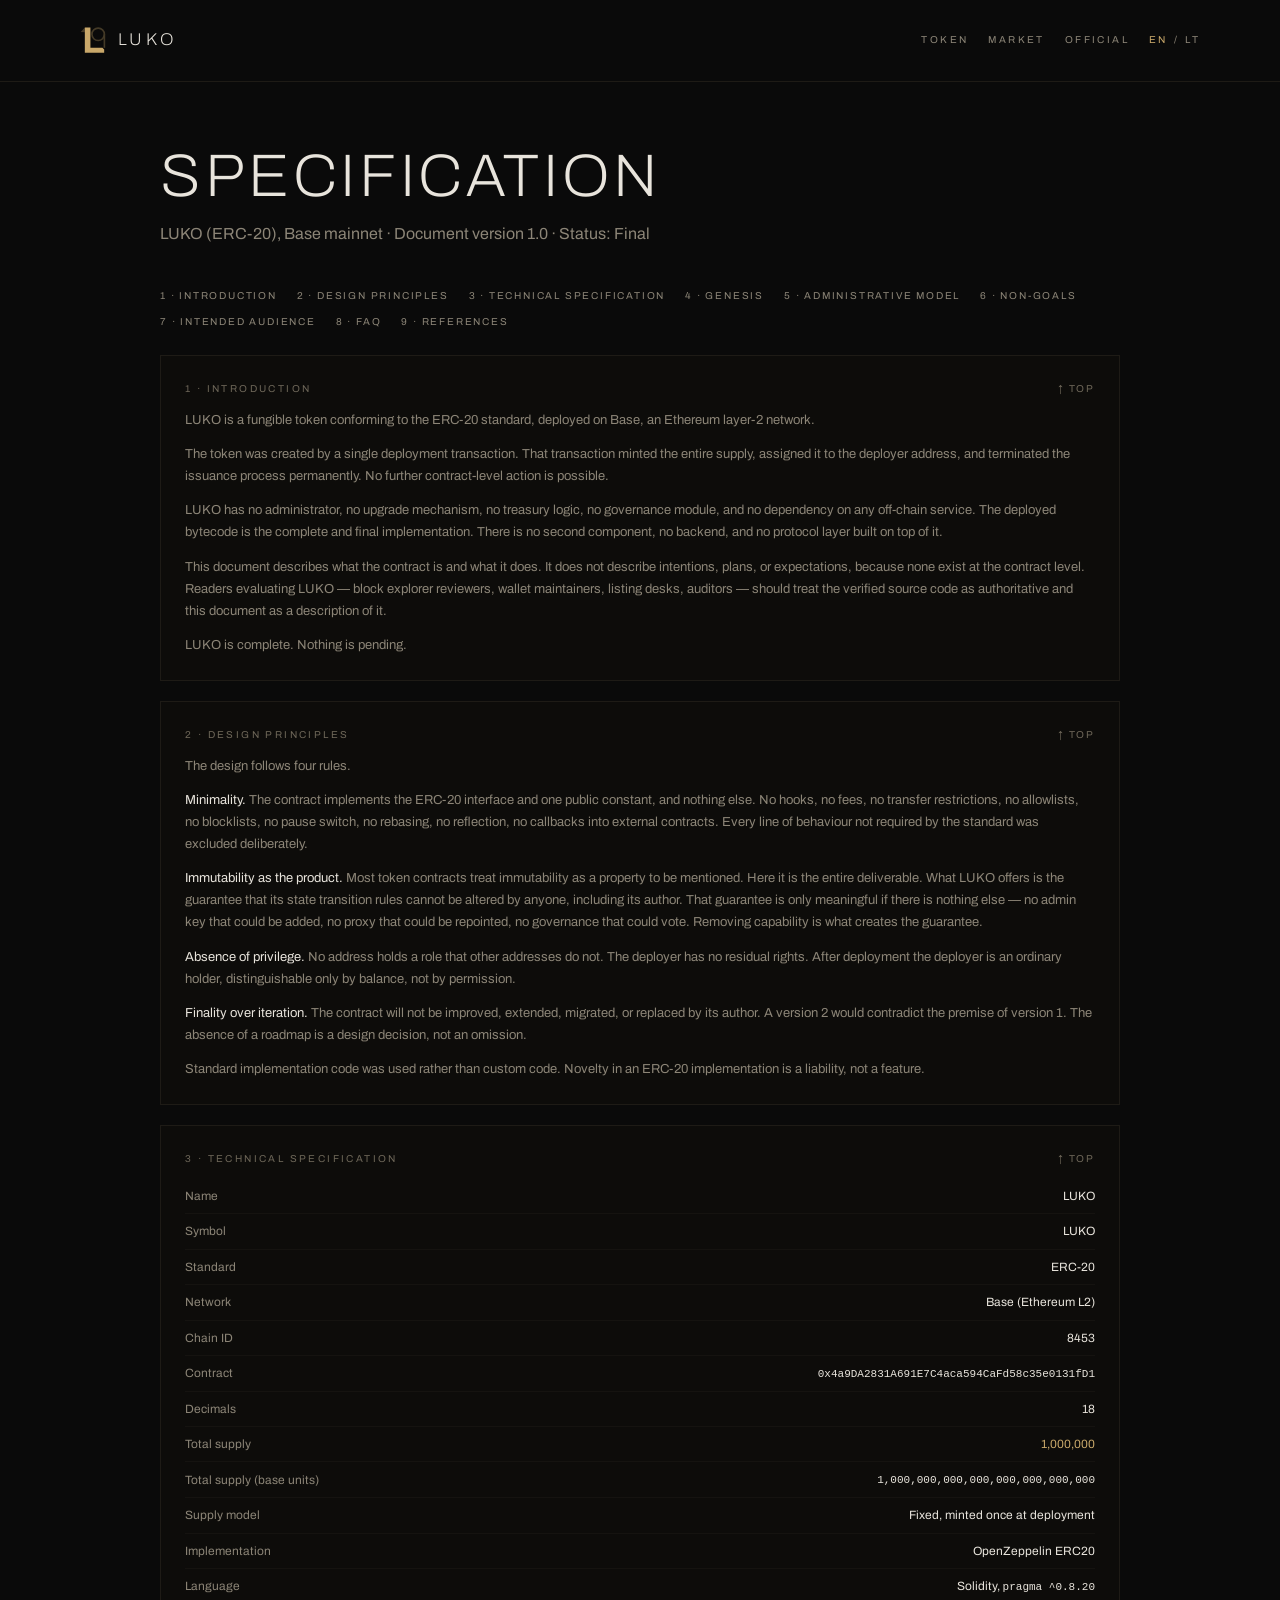
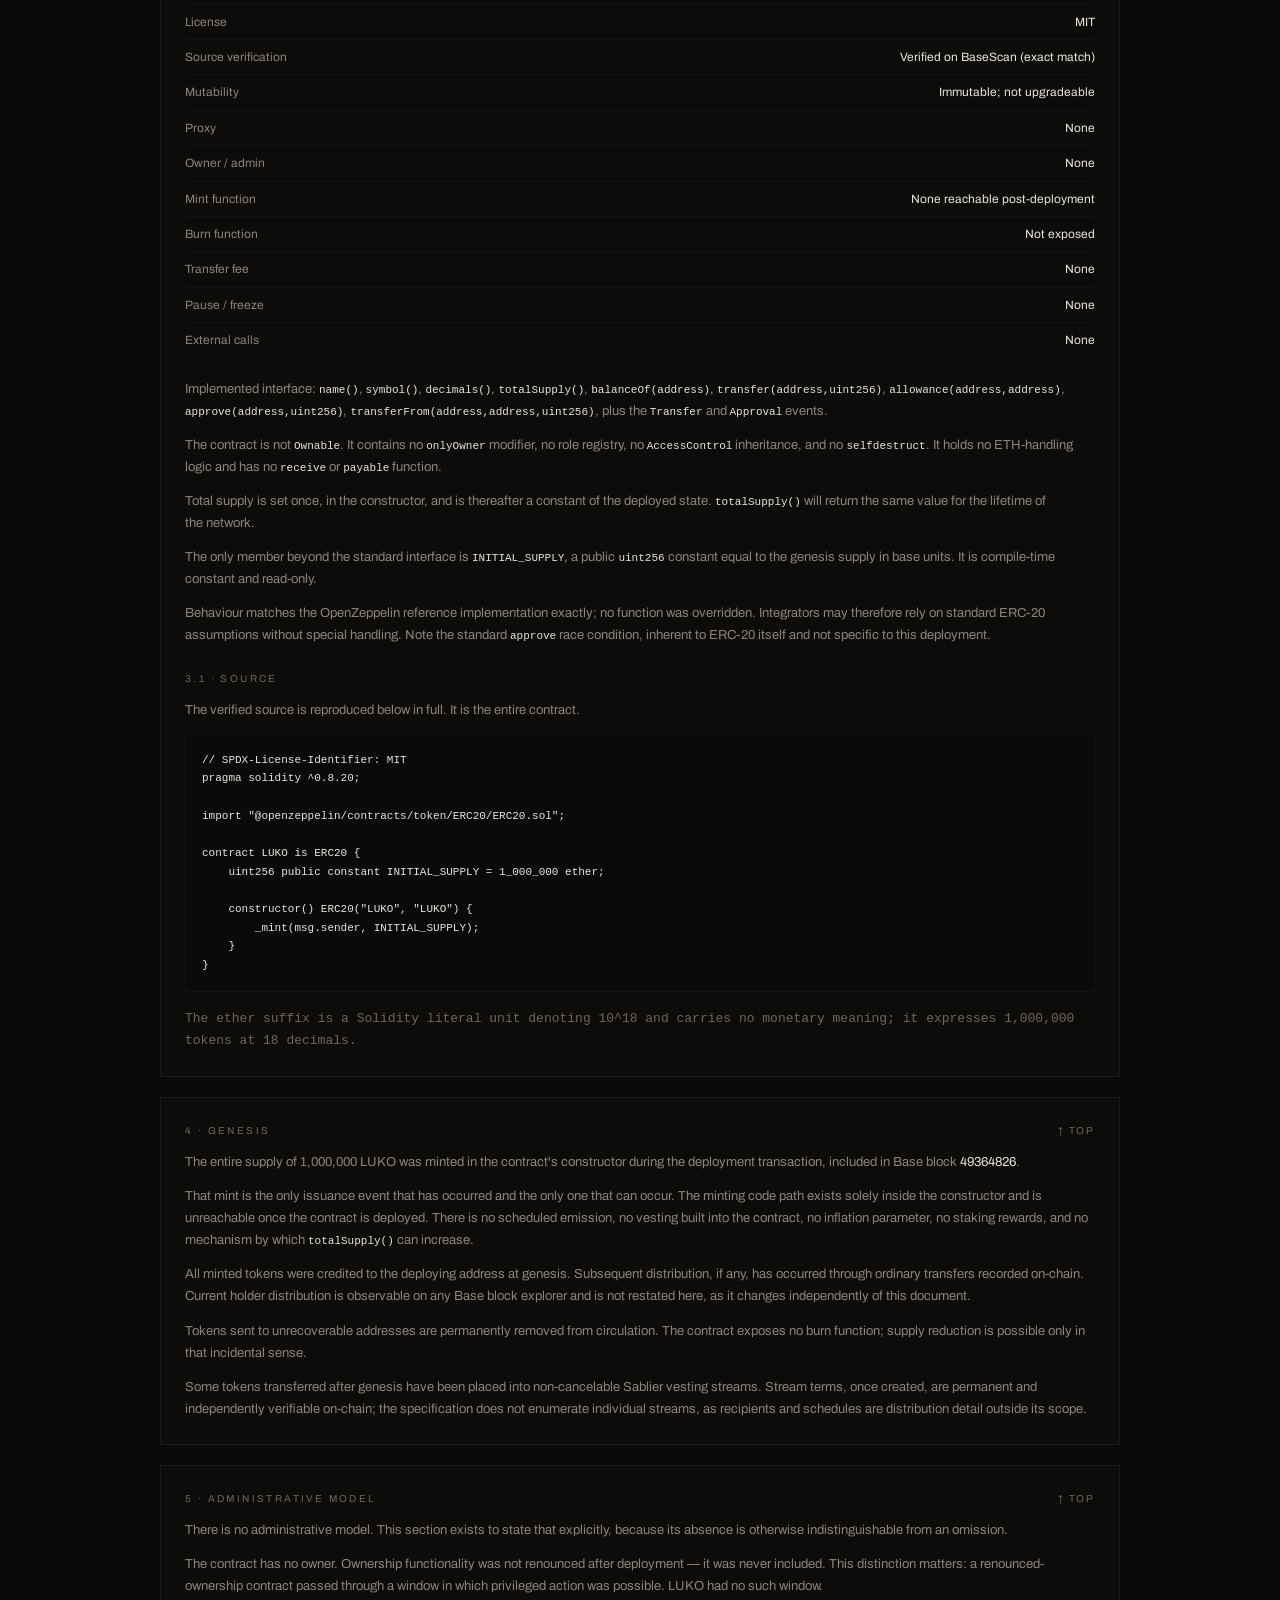
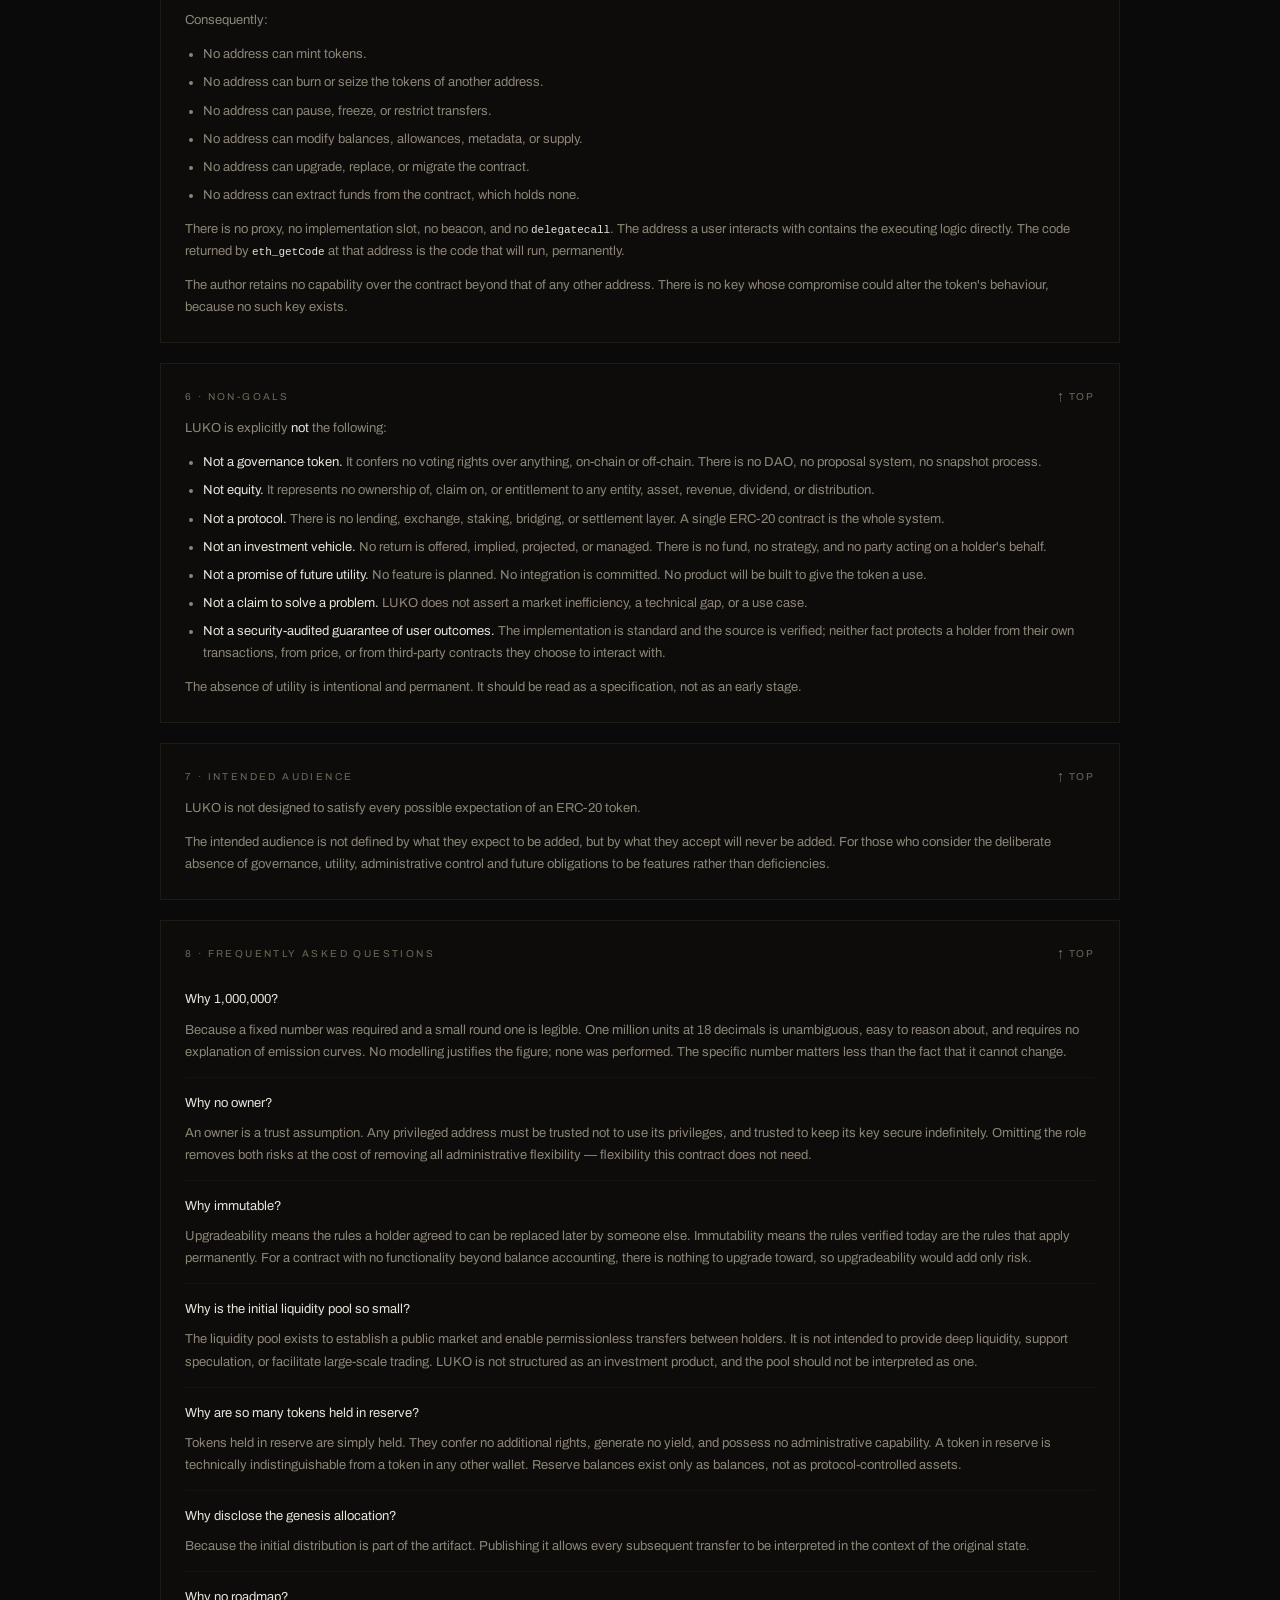
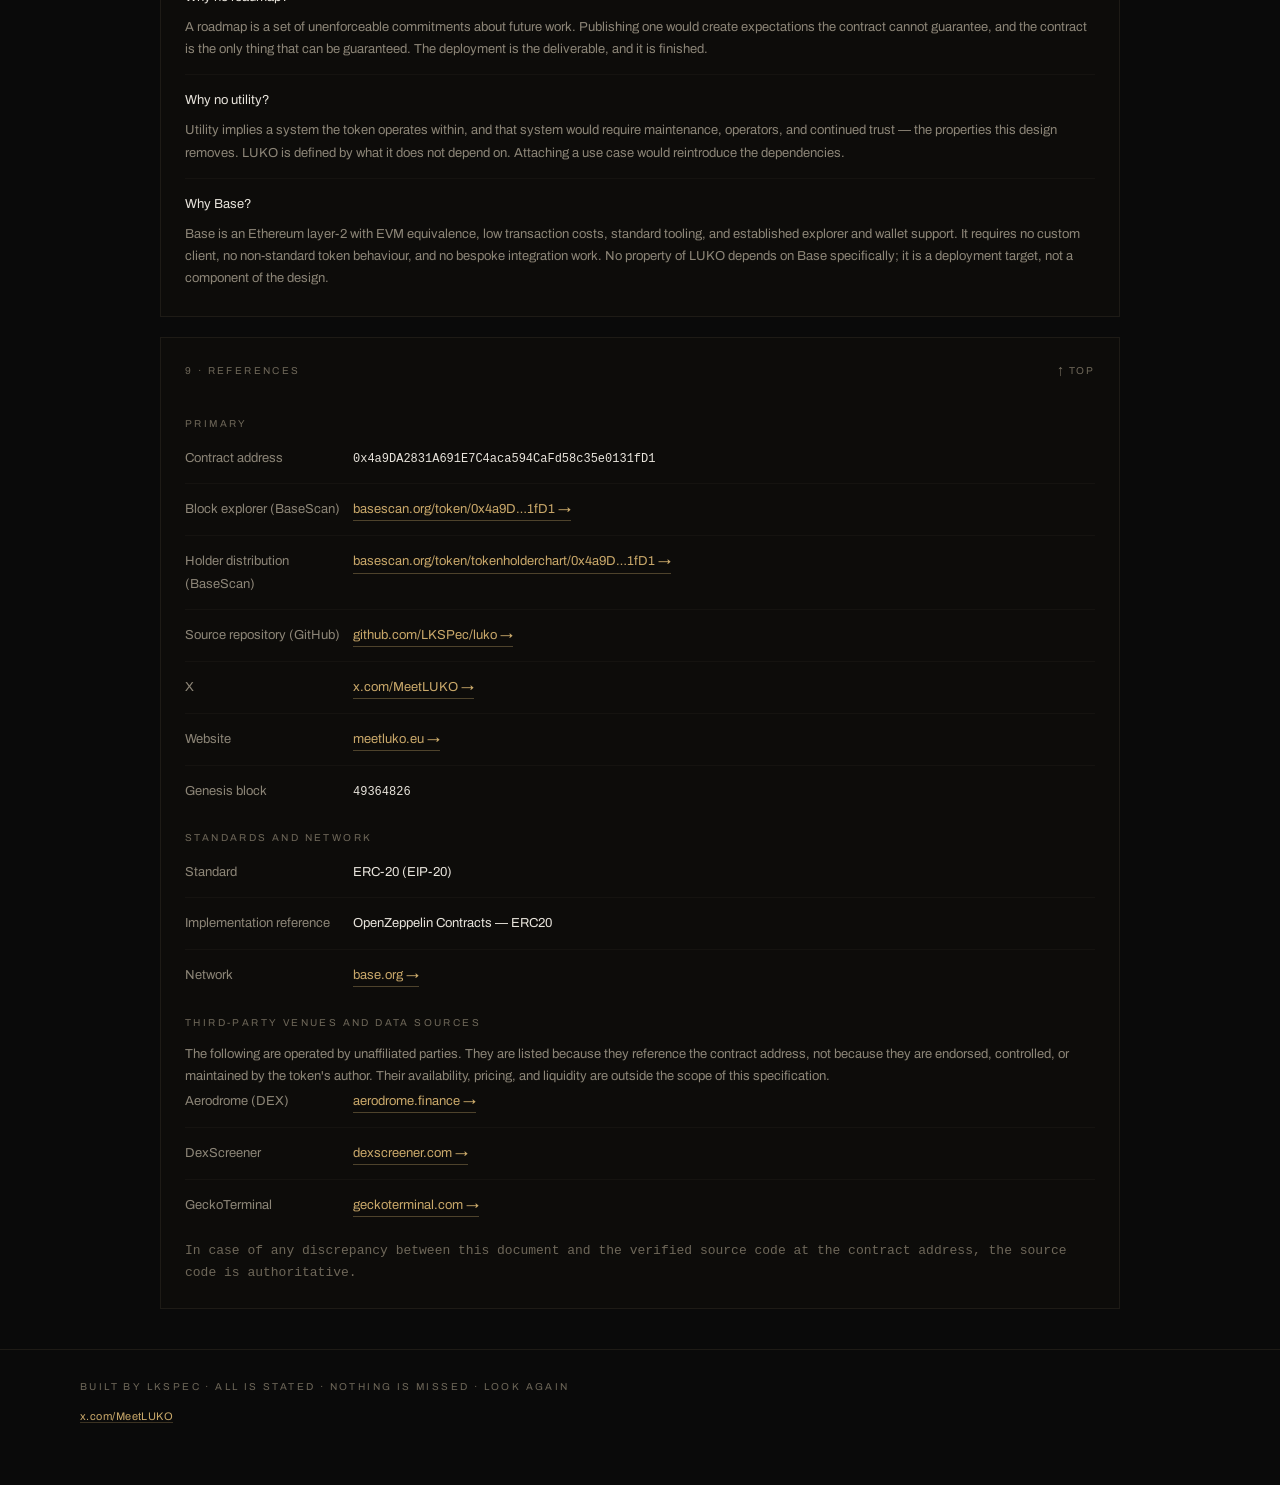
<file: website/specification.html>
<!DOCTYPE html>
<html lang="en">
<head>
  <meta charset="UTF-8">
  <meta name="viewport" content="width=device-width, initial-scale=1">
  <title data-en="LUKO — Specification" data-lt="LUKO — Specifikacija">LUKO — Specification</title>
  <meta name="description" content="LUKO specification. Fixed-supply ERC-20 on Base. The verified source code is authoritative; this document describes it.">
  <link rel="icon" href="assets/favicon.ico" sizes="any">
  <link rel="icon" type="image/png" sizes="32x32" href="assets/favicon-32.png">
  <link rel="icon" type="image/png" sizes="16x16" href="assets/favicon-16.png">
  <meta property="og:title" content="LUKO — Specification">
  <meta property="og:description" content="Fixed-supply ERC-20 on Base. The verified source code is authoritative; this document describes it.">
  <meta property="og:url" content="https://meetluko.eu/specification">
  <meta property="og:image" content="https://meetluko.eu/api/og">
  <meta name="twitter:card" content="summary_large_image">
  <meta property="og:type" content="website">
  <meta property="og:site_name" content="LUKO">
  <meta property="og:image:width" content="1200">
  <meta property="og:image:height" content="630">
  <meta property="og:image:type" content="image/png">
  <meta property="og:image:alt" content="LUKO — fixed-supply ERC-20 on Base">
  <meta name="twitter:image" content="https://meetluko.eu/api/og">
  <meta name="twitter:title" content="LUKO — Specification">
  <meta name="twitter:description" content="Fixed-supply ERC-20 on Base. The verified source code is authoritative; this document describes it.">
  <!-- SENTRY_DSN -->
  <script
    src="https://js-de.sentry-cdn.com/7738fc80396b4b68af0041def3125cb0.min.js"
    crossorigin="anonymous"
    defer
  ></script>
  <script>
    (function () {
      function initSentry() {
        try {
          window.Sentry.init({
            environment: "production",
            tracesSampleRate: 0
          });
        } catch (error) { /* Sentry must never block the site. */ }
      }

      function configureSentry() {
        try {
          if (!window.Sentry) return;
          if (typeof window.Sentry.onLoad === "function") {
            window.Sentry.onLoad(initSentry);
          } else {
            initSentry();
          }
        } catch (error) { /* CDN unavailable or blocked. */ }
      }

      if (document.readyState === "complete") {
        configureSentry();
      } else {
        window.addEventListener("load", configureSentry, { once: true });
      }
    })();

    function track(action) {
      try {
        if (window.Sentry && typeof window.Sentry.addBreadcrumb === "function") {
          window.Sentry.addBreadcrumb({ category: "ui", message: action, level: "info" });
        }
      } catch (error) { /* Tracking is non-blocking. */ }
    }

    document.addEventListener("click", function (event) {
      if (!(event.target instanceof Element)) return;
      var target = event.target.closest("a, button, [role='button']");
      if (!target) return;
      var action = target.getAttribute("data-sentry-action");
      if (action) track(action);
    }, true);
  </script>
  <link rel="stylesheet" href="styles.css?v=33">
</head>
<body>
  <a class="skip-link" href="#main" data-en="Skip to content" data-lt="Pereiti prie turinio">Skip to content</a>

  <header class="site-header">
    <a class="lockup" href="https://meetluko.eu/" aria-label="LUKO home">
      <img src="assets/logo-mark-dark.svg" alt="" width="26" height="26">
      <span class="wordmark">LUKO</span>
    </a>
    <nav class="site-nav" aria-label="Sections">
      <a href="/" data-en="Token" data-lt="Tokenas">Token</a>
      <a href="/market" data-en="Market" data-lt="Rinka">Market</a>
      <a href="/oficial" data-en="Official" data-lt="Oficialu">Official</a>
      <span class="language-toggle" role="group" aria-label="Language">
        <button type="button" class="language-option is-active" data-language="en" data-sentry-action="lang_switch" aria-pressed="true">EN</button>
        <span aria-hidden="true">/</span>
        <button type="button" class="language-option" data-language="lt" data-sentry-action="lang_switch" aria-pressed="false">LT</button>
      </span>
    </nav>
  </header>

  <main id="main">
    <span id="top"></span>
    <section class="hero" aria-labelledby="spec-title">
      <div class="hero-copy">
        <h1 id="spec-title" data-en="SPECIFICATION" data-lt="SPECIFIKACIJA">SPECIFICATION</h1>
        <p class="tagline" data-en="LUKO (ERC-20), Base mainnet · Document version 1.0 · Status: Final" data-lt="LUKO (ERC-20), Base mainnet · Dokumento versija 1.0 · Būsena: galutinė">LUKO (ERC-20), Base mainnet · Document version 1.0 · Status: Final</p>
      </div>
    </section>

    <nav class="spec-toc" aria-label="Contents">
      <a href="#introduction" data-en="1 · Introduction" data-lt="1 · Įvadas">1 · Introduction</a>
      <a href="#design-principles" data-en="2 · Design principles" data-lt="2 · Dizaino principai">2 · Design principles</a>
      <a href="#technical-specification" data-en="3 · Technical specification" data-lt="3 · Techninė specifikacija">3 · Technical specification</a>
      <a href="#genesis" data-en="4 · Genesis" data-lt="4 · Pradžia (genesis)">4 · Genesis</a>
      <a href="#administrative-model" data-en="5 · Administrative model" data-lt="5 · Administravimo modelis">5 · Administrative model</a>
      <a href="#non-goals" data-en="6 · Non-goals" data-lt="6 · Nekeliami tikslai">6 · Non-goals</a>
      <a href="#intended-audience" data-en="7 · Intended audience" data-lt="7 · Numatyta auditorija">7 · Intended audience</a>
      <a href="#faq" data-en="8 · FAQ" data-lt="8 · DUK">8 · FAQ</a>
      <a href="#references" data-en="9 · References" data-lt="9 · Nuorodos">9 · References</a>
    </nav>

    <section id="introduction" class="panel" aria-labelledby="introduction-label">
      <div class="panel-head"><h2 id="introduction-label" class="label" data-en="1 · Introduction" data-lt="1 · Įvadas">1 · Introduction</h2><a class="to-top" href="#top" aria-label="Back to top" data-en="↑ top" data-lt="↑ į viršų">↑ top</a></div>
      <div class="lang-en">
        <p class="prose">LUKO is a fungible token conforming to the ERC-20 standard, deployed on Base, an Ethereum layer-2 network.</p>
        <p class="prose">The token was created by a single deployment transaction. That transaction minted the entire supply, assigned it to the deployer address, and terminated the issuance process permanently. No further contract-level action is possible.</p>
        <p class="prose">LUKO has no administrator, no upgrade mechanism, no treasury logic, no governance module, and no dependency on any off-chain service. The deployed bytecode is the complete and final implementation. There is no second component, no backend, and no protocol layer built on top of it.</p>
        <p class="prose">This document describes what the contract is and what it does. It does not describe intentions, plans, or expectations, because none exist at the contract level. Readers evaluating LUKO — block explorer reviewers, wallet maintainers, listing desks, auditors — should treat the verified source code as authoritative and this document as a description of it.</p>
        <p class="prose">LUKO is complete. Nothing is pending.</p>
      </div>
      <div class="lang-lt" lang="lt">
        <p class="prose">LUKO — pakeičiamas (fungible) tokenas, atitinkantis ERC-20 standartą ir įdiegtas Base tinkle, Ethereum antrojo lygio (L2) tinkle.</p>
        <p class="prose">Tokenas sukurtas viena diegimo transakcija. Ta transakcija iškalė visą emisiją, priskyrė ją diegėjo adresui ir visam laikui užbaigė emisijos procesą. Jokie tolesni veiksmai sutarties lygmeniu nebeįmanomi.</p>
        <p class="prose">LUKO neturi administratoriaus, atnaujinimo mechanizmo, iždo logikos, valdymo modulio ir jokios priklausomybės nuo išorinių paslaugų. Įdiegtas baitinis kodas yra visa ir galutinė realizacija. Nėra jokio antro komponento, jokios serverio dalies ir jokio ant viršaus pastatyto protokolo sluoksnio.</p>
        <p class="prose">Šis dokumentas aprašo, kas ši sutartis yra ir ką ji daro. Jame neaprašomi ketinimai, planai ar lūkesčiai, nes sutarties lygmeniu jų nėra. Skaitytojai, vertinantys LUKO — blokų naršyklių prižiūrėtojai, piniginių kūrėjai, biržų sąrašų sudarytojai, auditoriai — turėtų laikyti patvirtintą pirminį kodą autoritetingu, o šį dokumentą — jo aprašymu.</p>
        <p class="prose">LUKO yra baigtas. Niekas nėra laukiama.</p>
      </div>
    </section>

    <section id="design-principles" class="panel" aria-labelledby="design-principles-label">
      <div class="panel-head"><h2 id="design-principles-label" class="label" data-en="2 · Design principles" data-lt="2 · Dizaino principai">2 · Design principles</h2><a class="to-top" href="#top" aria-label="Back to top" data-en="↑ top" data-lt="↑ į viršų">↑ top</a></div>
      <div class="lang-en">
        <p class="prose">The design follows four rules.</p>
        <p class="prose"><strong>Minimality.</strong> The contract implements the ERC-20 interface and one public constant, and nothing else. No hooks, no fees, no transfer restrictions, no allowlists, no blocklists, no pause switch, no rebasing, no reflection, no callbacks into external contracts. Every line of behaviour not required by the standard was excluded deliberately.</p>
        <p class="prose"><strong>Immutability as the product.</strong> Most token contracts treat immutability as a property to be mentioned. Here it is the entire deliverable. What LUKO offers is the guarantee that its state transition rules cannot be altered by anyone, including its author. That guarantee is only meaningful if there is nothing else — no admin key that could be added, no proxy that could be repointed, no governance that could vote. Removing capability is what creates the guarantee.</p>
        <p class="prose"><strong>Absence of privilege.</strong> No address holds a role that other addresses do not. The deployer has no residual rights. After deployment the deployer is an ordinary holder, distinguishable only by balance, not by permission.</p>
        <p class="prose"><strong>Finality over iteration.</strong> The contract will not be improved, extended, migrated, or replaced by its author. A version 2 would contradict the premise of version 1. The absence of a roadmap is a design decision, not an omission.</p>
        <p class="prose">Standard implementation code was used rather than custom code. Novelty in an ERC-20 implementation is a liability, not a feature.</p>
      </div>
      <div class="lang-lt" lang="lt">
        <p class="prose">Dizainas remiasi keturiomis taisyklėmis.</p>
        <p class="prose"><strong>Minimalumas.</strong> Sutartis įgyvendina ERC-20 sąsają ir vieną viešą konstantą — ir nieko daugiau. Jokių kabliukų (hooks), jokių mokesčių, jokių pervedimo apribojimų, jokių leidžiamų ar draudžiamų adresų sąrašų, jokio pauzės jungiklio, jokio emisijos perskaičiavimo (rebasing), jokio atspindžio (reflection), jokių atgalinių iškvietimų į išorines sutartis. Kiekviena elgsena, kurios standartas nereikalauja, buvo sąmoningai pašalinta.</p>
        <p class="prose"><strong>Nekintamumas kaip produktas.</strong> Daugelis tokenų sutarčių laiko nekintamumą tiesiog paminėtina savybe. Čia tai — visas rezultatas. LUKO siūlo garantiją, kad jos būsenos perėjimo taisyklių negali pakeisti niekas, įskaitant ir jos autorių. Ši garantija prasminga tik tada, kai nėra nieko daugiau: nei administratoriaus rakto, kurį būtų galima pridėti, nei tarpinės sutarties (proxy), kurią būtų galima nukreipti kitur, nei valdymo organo, kuris galėtų balsuoti. Būtent galimybių panaikinimas ir sukuria šią garantiją.</p>
        <p class="prose"><strong>Privilegijų nebuvimas.</strong> Joks adresas neturi vaidmens, kurio neturėtų kiti adresai. Diegėjas neturi jokių likutinių teisių. Po diegimo diegėjas yra eilinis turėtojas, išsiskiriantis tik balansu, o ne teisėmis.</p>
        <p class="prose"><strong>Baigtumas vietoj iteracijų.</strong> Autorius sutarties netobulins, neplės, nemigruos ir nekeis. Antra versija prieštarautų pirmosios prielaidai. Veiksmų gairių nebuvimas yra sąmoningas sprendimas, o ne praleidimas.</p>
        <p class="prose">Naudotas standartinis realizacijos kodas, o ne savas. Naujovės ERC-20 realizacijoje yra rizika, o ne privalumas.</p>
      </div>
    </section>

    <section id="technical-specification" class="panel" aria-labelledby="technical-specification-label">
      <div class="panel-head"><h2 id="technical-specification-label" class="label" data-en="3 · Technical specification" data-lt="3 · Techninė specifikacija">3 · Technical specification</h2><a class="to-top" href="#top" aria-label="Back to top" data-en="↑ top" data-lt="↑ į viršų">↑ top</a></div>
      <div class="table-scroll">
        <table class="spec-table">
          <tbody>
            <tr><td data-en="Name" data-lt="Pavadinimas">Name</td><td>LUKO</td></tr>
            <tr><td data-en="Symbol" data-lt="Simbolis">Symbol</td><td>LUKO</td></tr>
            <tr><td data-en="Standard" data-lt="Standartas">Standard</td><td>ERC-20</td></tr>
            <tr><td data-en="Network" data-lt="Tinklas">Network</td><td data-en="Base (Ethereum L2)" data-lt="Base (Ethereum L2)">Base (Ethereum L2)</td></tr>
            <tr><td data-en="Chain ID" data-lt="Grandinės ID">Chain ID</td><td>8453</td></tr>
            <tr><td data-en="Contract" data-lt="Sutartis">Contract</td><td><code>0x4a9DA2831A691E7C4aca594CaFd58c35e0131fD1</code></td></tr>
            <tr><td data-en="Decimals" data-lt="Skaitmenys po kablelio">Decimals</td><td>18</td></tr>
            <tr><td data-en="Total supply" data-lt="Bendra emisija">Total supply</td><td class="accent">1,000,000</td></tr>
            <tr><td data-en="Total supply (base units)" data-lt="Bendra emisija (baziniais vienetais)">Total supply (base units)</td><td><code>1,000,000,000,000,000,000,000,000</code></td></tr>
            <tr><td data-en="Supply model" data-lt="Emisijos modelis">Supply model</td><td data-en="Fixed, minted once at deployment" data-lt="Fiksuota, iškalta vieną kartą diegimo metu">Fixed, minted once at deployment</td></tr>
            <tr><td data-en="Implementation" data-lt="Realizacija">Implementation</td><td>OpenZeppelin ERC20</td></tr>
            <tr><td data-en="Language" data-lt="Kalba">Language</td><td>Solidity, <code>pragma ^0.8.20</code></td></tr>
            <tr><td data-en="License" data-lt="Licencija">License</td><td>MIT</td></tr>
            <tr><td data-en="Source verification" data-lt="Kodo patvirtinimas">Source verification</td><td data-en="Verified on BaseScan (exact match)" data-lt="Patvirtinta BaseScan (tikslus atitikimas)">Verified on BaseScan (exact match)</td></tr>
            <tr><td data-en="Mutability" data-lt="Kintamumas">Mutability</td><td data-en="Immutable; not upgradeable" data-lt="Nekintama; neatnaujinama">Immutable; not upgradeable</td></tr>
            <tr><td data-en="Proxy" data-lt="Tarpinė sutartis (proxy)">Proxy</td><td data-en="None" data-lt="Nėra">None</td></tr>
            <tr><td data-en="Owner / admin" data-lt="Savininkas / administratorius">Owner / admin</td><td data-en="None" data-lt="Nėra">None</td></tr>
            <tr><td data-en="Mint function" data-lt="Kaldinimo funkcija">Mint function</td><td data-en="None reachable post-deployment" data-lt="Po diegimo nepasiekiama">None reachable post-deployment</td></tr>
            <tr><td data-en="Burn function" data-lt="Deginimo funkcija">Burn function</td><td data-en="Not exposed" data-lt="Neatskleidžiama">Not exposed</td></tr>
            <tr><td data-en="Transfer fee" data-lt="Pervedimo mokestis">Transfer fee</td><td data-en="None" data-lt="Nėra">None</td></tr>
            <tr><td data-en="Pause / freeze" data-lt="Pauzė / užšaldymas">Pause / freeze</td><td data-en="None" data-lt="Nėra">None</td></tr>
            <tr><td data-en="External calls" data-lt="Išoriniai iškvietimai">External calls</td><td data-en="None" data-lt="Nėra">None</td></tr>
          </tbody>
        </table>
      </div>
      <div class="lang-en">
        <p class="prose spec-gap">Implemented interface: <code>name()</code>, <code>symbol()</code>, <code>decimals()</code>, <code>totalSupply()</code>, <code>balanceOf(address)</code>, <code>transfer(address,uint256)</code>, <code>allowance(address,address)</code>, <code>approve(address,uint256)</code>, <code>transferFrom(address,address,uint256)</code>, plus the <code>Transfer</code> and <code>Approval</code> events.</p>
        <p class="prose">The contract is not <code>Ownable</code>. It contains no <code>onlyOwner</code> modifier, no role registry, no <code>AccessControl</code> inheritance, and no <code>selfdestruct</code>. It holds no ETH-handling logic and has no <code>receive</code> or <code>payable</code> function.</p>
        <p class="prose">Total supply is set once, in the constructor, and is thereafter a constant of the deployed state. <code>totalSupply()</code> will return the same value for the lifetime of the network.</p>
        <p class="prose">The only member beyond the standard interface is <code>INITIAL_SUPPLY</code>, a public <code>uint256</code> constant equal to the genesis supply in base units. It is compile-time constant and read-only.</p>
        <p class="prose">Behaviour matches the OpenZeppelin reference implementation exactly; no function was overridden. Integrators may therefore rely on standard ERC-20 assumptions without special handling. Note the standard <code>approve</code> race condition, inherent to ERC-20 itself and not specific to this deployment.</p>
      </div>
      <div class="lang-lt" lang="lt">
        <p class="prose spec-gap">Įgyvendinta sąsaja: <code>name()</code>, <code>symbol()</code>, <code>decimals()</code>, <code>totalSupply()</code>, <code>balanceOf(address)</code>, <code>transfer(address,uint256)</code>, <code>allowance(address,address)</code>, <code>approve(address,uint256)</code>, <code>transferFrom(address,address,uint256)</code> bei įvykiai <code>Transfer</code> ir <code>Approval</code>.</p>
        <p class="prose">Sutartis nėra <code>Ownable</code>. Joje nėra <code>onlyOwner</code> modifikatoriaus, jokio vaidmenų registro, jokio <code>AccessControl</code> paveldėjimo ir jokio <code>selfdestruct</code>. Ji neturi ETH tvarkymo logikos ir neturi <code>receive</code> ar <code>payable</code> funkcijos.</p>
        <p class="prose">Bendra emisija nustatoma vieną kartą konstruktoriuje ir nuo tol yra įdiegtos būsenos konstanta. <code>totalSupply()</code> visą tinklo gyvavimo laiką grąžins tą pačią reikšmę.</p>
        <p class="prose">Vienintelis narys, viršijantis standartinę sąsają, yra <code>INITIAL_SUPPLY</code> — vieša <code>uint256</code> konstanta, lygi pradinei emisijai baziniais vienetais. Ji yra kompiliavimo meto konstanta ir skirta tik skaitymui.</p>
        <p class="prose">Elgsena tiksliai atitinka OpenZeppelin etaloninę realizaciją; nė viena funkcija nebuvo perrašyta. Todėl integruotojai gali remtis standartinėmis ERC-20 prielaidomis be jokio specialaus apdorojimo. Atkreipkite dėmesį į standartinę <code>approve</code> lenktynių sąlygą (race condition), būdingą pačiam ERC-20 standartui, o ne šiam diegimui.</p>
      </div>
      <h3 class="sublabel" data-en="3.1 · Source" data-lt="3.1 · Kodas">3.1 · Source</h3>
      <p class="prose" data-en="The verified source is reproduced below in full. It is the entire contract." data-lt="Patvirtintas pirminis kodas pateikiamas žemiau visas. Tai yra visa sutartis.">The verified source is reproduced below in full. It is the entire contract.</p>
      <pre class="code-block"><code>// SPDX-License-Identifier: MIT
pragma solidity ^0.8.20;

import "@openzeppelin/contracts/token/ERC20/ERC20.sol";

contract LUKO is ERC20 {
    uint256 public constant INITIAL_SUPPLY = 1_000_000 ether;

    constructor() ERC20("LUKO", "LUKO") {
        _mint(msg.sender, INITIAL_SUPPLY);
    }
}</code></pre>
      <div class="lang-en">
        <p class="footnote">The <code>ether</code> suffix is a Solidity literal unit denoting 10^18 and carries no monetary meaning; it expresses 1,000,000 tokens at 18 decimals.</p>
      </div>
      <div class="lang-lt" lang="lt">
        <p class="footnote">Priesaga <code>ether</code> yra Solidity literalo vienetas, žymintis 10^18, ir neturi jokios piniginės prasmės; ji išreiškia 1 000 000 tokenų su 18 skaitmenų po kablelio.</p>
      </div>
    </section>

    <section id="genesis" class="panel" aria-labelledby="genesis-label">
      <div class="panel-head"><h2 id="genesis-label" class="label" data-en="4 · Genesis" data-lt="4 · Pradžia (genesis)">4 · Genesis</h2><a class="to-top" href="#top" aria-label="Back to top" data-en="↑ top" data-lt="↑ į viršų">↑ top</a></div>
      <div class="lang-en">
        <p class="prose">The entire supply of 1,000,000 LUKO was minted in the contract's constructor during the deployment transaction, included in Base block <strong>49364826</strong>.</p>
        <p class="prose">That mint is the only issuance event that has occurred and the only one that can occur. The minting code path exists solely inside the constructor and is unreachable once the contract is deployed. There is no scheduled emission, no vesting built into the contract, no inflation parameter, no staking rewards, and no mechanism by which <code>totalSupply()</code> can increase.</p>
        <p class="prose">All minted tokens were credited to the deploying address at genesis. Subsequent distribution, if any, has occurred through ordinary transfers recorded on-chain. Current holder distribution is observable on any Base block explorer and is not restated here, as it changes independently of this document.</p>
        <p class="prose">Tokens sent to unrecoverable addresses are permanently removed from circulation. The contract exposes no burn function; supply reduction is possible only in that incidental sense.</p>
        <p class="prose">Some tokens transferred after genesis have been placed into non-cancelable Sablier vesting streams. Stream terms, once created, are permanent and independently verifiable on-chain; the specification does not enumerate individual streams, as recipients and schedules are distribution detail outside its scope.</p>
      </div>
      <div class="lang-lt" lang="lt">
        <p class="prose">Visa 1 000 000 LUKO emisija buvo iškalta sutarties konstruktoriuje diegimo transakcijos metu, įtrauktos į Base bloką <strong>49364826</strong>.</p>
        <p class="prose">Šis kaldinimas yra vienintelis įvykęs ir vienintelis įmanomas emisijos įvykis. Kaldinimo kodo kelias egzistuoja tik konstruktoriaus viduje ir tampa nepasiekiamas, vos tik sutartis įdiegiama. Nėra jokios suplanuotos emisijos, jokio į sutartį įdiegto dalinio išmokėjimo (vesting), jokio infliacijos parametro, jokių steikingo apdovanojimų ir jokio mechanizmo, kuriuo <code>totalSupply()</code> galėtų padidėti.</p>
        <p class="prose">Visi iškalti tokenai pradžioje buvo įskaityti diegimo adresui. Vėlesnis paskirstymas, jei toks buvo, vyko įprastais pervedimais, užfiksuotais grandinėje. Dabartinis turėtojų pasiskirstymas matomas bet kurioje Base blokų naršyklėje ir čia nekartojamas, nes jis keičiasi nepriklausomai nuo šio dokumento.</p>
        <p class="prose">Tokenai, išsiųsti į neatkuriamus adresus, visam laikui pašalinami iš apyvartos. Sutartis neatskleidžia jokios deginimo funkcijos; emisiją sumažinti galima tik šiuo šalutiniu būdu.</p>
        <p class="prose">Dalis po pradžios (genesis) pervestų tokenų buvo patalpinta į neatšaukiamus Sablier dalinio išmokėjimo (vesting) srautus. Srauto sąlygos, kartą sukurtos, yra nuolatinės ir nepriklausomai patikrinamos grandinėje; specifikacija neišvardija atskirų srautų, nes gavėjai ir grafikai yra paskirstymo detalė, esanti už jos apimties ribų.</p>
      </div>
    </section>

    <section id="administrative-model" class="panel" aria-labelledby="administrative-model-label">
      <div class="panel-head"><h2 id="administrative-model-label" class="label" data-en="5 · Administrative model" data-lt="5 · Administravimo modelis">5 · Administrative model</h2><a class="to-top" href="#top" aria-label="Back to top" data-en="↑ top" data-lt="↑ į viršų">↑ top</a></div>
      <div class="lang-en">
        <p class="prose">There is no administrative model. This section exists to state that explicitly, because its absence is otherwise indistinguishable from an omission.</p>
        <p class="prose">The contract has no owner. Ownership functionality was not renounced after deployment — it was never included. This distinction matters: a renounced-ownership contract passed through a window in which privileged action was possible. LUKO had no such window.</p>
        <p class="prose">Consequently:</p>
        <ul class="spec-list">
          <li>No address can mint tokens.</li>
          <li>No address can burn or seize the tokens of another address.</li>
          <li>No address can pause, freeze, or restrict transfers.</li>
          <li>No address can modify balances, allowances, metadata, or supply.</li>
          <li>No address can upgrade, replace, or migrate the contract.</li>
          <li>No address can extract funds from the contract, which holds none.</li>
        </ul>
        <p class="prose">There is no proxy, no implementation slot, no beacon, and no <code>delegatecall</code>. The address a user interacts with contains the executing logic directly. The code returned by <code>eth_getCode</code> at that address is the code that will run, permanently.</p>
        <p class="prose">The author retains no capability over the contract beyond that of any other address. There is no key whose compromise could alter the token's behaviour, because no such key exists.</p>
      </div>
      <div class="lang-lt" lang="lt">
        <p class="prose">Administravimo modelio nėra. Šis skyrius egzistuoja tam, kad tai būtų pasakyta tiesiogiai, nes kitaip jo nebuvimą sunku atskirti nuo paprasto praleidimo.</p>
        <p class="prose">Sutartis neturi savininko. Nuosavybės funkcionalumo nebuvo atsisakyta po diegimo — jis niekada nebuvo įtrauktas. Šis skirtumas svarbus: sutartis, kurios nuosavybės atsisakyta, praėjo pro langą, kuriame privilegijuoti veiksmai buvo įmanomi. LUKO tokio lango neturėjo.</p>
        <p class="prose">Todėl:</p>
        <ul class="spec-list">
          <li>Joks adresas negali iškalti tokenų.</li>
          <li>Joks adresas negali sudeginti ar pasisavinti kito adreso tokenų.</li>
          <li>Joks adresas negali pristabdyti, užšaldyti ar apriboti pervedimų.</li>
          <li>Joks adresas negali keisti balansų, leidimų, metaduomenų ar emisijos.</li>
          <li>Joks adresas negali atnaujinti, pakeisti ar migruoti sutarties.</li>
          <li>Joks adresas negali išimti lėšų iš sutarties, nes ji jų neturi.</li>
        </ul>
        <p class="prose">Nėra jokios tarpinės sutarties (proxy), jokio realizacijos lizdo, jokio švyturio (beacon) ir jokio <code>delegatecall</code>. Adresas, su kuriuo sąveikauja naudotojas, tiesiogiai turi vykdomąją logiką. Kodas, kurį tuo adresu grąžina <code>eth_getCode</code>, yra kodas, kuris bus vykdomas visada.</p>
        <p class="prose">Autorius neturi jokių galimybių sutarties atžvilgiu, viršijančių bet kurio kito adreso galimybes. Nėra rakto, kurio kompromitavimas galėtų pakeisti tokeno elgseną, nes tokio rakto paprasčiausiai nėra.</p>
      </div>
    </section>

    <section id="non-goals" class="panel" aria-labelledby="non-goals-label">
      <div class="panel-head"><h2 id="non-goals-label" class="label" data-en="6 · Non-goals" data-lt="6 · Nekeliami tikslai">6 · Non-goals</h2><a class="to-top" href="#top" aria-label="Back to top" data-en="↑ top" data-lt="↑ į viršų">↑ top</a></div>
      <div class="lang-en">
        <p class="prose">LUKO is explicitly <strong>not</strong> the following:</p>
        <ul class="spec-list">
          <li><strong>Not a governance token.</strong> It confers no voting rights over anything, on-chain or off-chain. There is no DAO, no proposal system, no snapshot process.</li>
          <li><strong>Not equity.</strong> It represents no ownership of, claim on, or entitlement to any entity, asset, revenue, dividend, or distribution.</li>
          <li><strong>Not a protocol.</strong> There is no lending, exchange, staking, bridging, or settlement layer. A single ERC-20 contract is the whole system.</li>
          <li><strong>Not an investment vehicle.</strong> No return is offered, implied, projected, or managed. There is no fund, no strategy, and no party acting on a holder's behalf.</li>
          <li><strong>Not a promise of future utility.</strong> No feature is planned. No integration is committed. No product will be built to give the token a use.</li>
          <li><strong>Not a claim to solve a problem.</strong> LUKO does not assert a market inefficiency, a technical gap, or a use case.</li>
          <li><strong>Not a security-audited guarantee of user outcomes.</strong> The implementation is standard and the source is verified; neither fact protects a holder from their own transactions, from price, or from third-party contracts they choose to interact with.</li>
        </ul>
        <p class="prose">The absence of utility is intentional and permanent. It should be read as a specification, not as an early stage.</p>
      </div>
      <div class="lang-lt" lang="lt">
        <p class="prose">LUKO aiškiai <strong>nėra</strong> šie dalykai:</p>
        <ul class="spec-list">
          <li><strong>Ne valdymo tokenas.</strong> Jis nesuteikia jokių balsavimo teisių niekur — nei grandinėje, nei už jos ribų. Nėra jokios DAO, jokios pasiūlymų sistemos, jokio snapshot proceso.</li>
          <li><strong>Ne nuosavybės dalis.</strong> Jis nereiškia jokios nuosavybės, pretenzijos ar teisės į jokį subjektą, turtą, pajamas, dividendus ar paskirstymą.</li>
          <li><strong>Ne protokolas.</strong> Nėra jokio skolinimo, keitimo, steikingo, tiltų ar atsiskaitymo sluoksnio. Viena ERC-20 sutartis yra visa sistema.</li>
          <li><strong>Ne investicinė priemonė.</strong> Jokia grąža nėra siūloma, numanoma, prognozuojama ar valdoma. Nėra jokio fondo, jokios strategijos ir jokios šalies, veikiančios turėtojo vardu.</li>
          <li><strong>Ne pažadas dėl būsimo panaudojimo.</strong> Jokia funkcija neplanuojama. Jokia integracija neįsipareigota. Nebus kuriamas joks produktas, kuris suteiktų tokenui paskirtį.</li>
          <li><strong>Ne pretenzija išspręsti problemą.</strong> LUKO neteigia esant rinkos neefektyvumo, techninės spragos ar panaudojimo atvejo.</li>
          <li><strong>Ne saugumo audito garantuotas rezultatas naudotojui.</strong> Realizacija yra standartinė, o kodas patvirtintas; nė vienas iš šių faktų neapsaugo turėtojo nuo jo paties sandorių, nuo kainos ar nuo trečiųjų šalių sutarčių, su kuriomis jis pasirenka sąveikauti.</li>
        </ul>
        <p class="prose">Panaudojimo nebuvimas yra sąmoningas ir nuolatinis. Tai skaitytina kaip specifikacija, o ne kaip ankstyva stadija.</p>
      </div>
    </section>

    <section id="intended-audience" class="panel" aria-labelledby="intended-audience-label">
      <div class="panel-head"><h2 id="intended-audience-label" class="label" data-en="7 · Intended audience" data-lt="7 · Numatyta auditorija">7 · Intended audience</h2><a class="to-top" href="#top" aria-label="Back to top" data-en="↑ top" data-lt="↑ į viršų">↑ top</a></div>
      <div class="lang-en">
        <p class="prose">LUKO is not designed to satisfy every possible expectation of an ERC-20 token.</p>
        <p class="prose">The intended audience is not defined by what they expect to be added, but by what they accept will never be added. For those who consider the deliberate absence of governance, utility, administrative control and future obligations to be features rather than deficiencies.</p>
      </div>
      <div class="lang-lt" lang="lt">
        <p class="prose">LUKO nėra sukurtas taip, kad tenkintų visus įmanomus lūkesčius ERC-20 tokenui.</p>
        <p class="prose">Numatytą auditoriją apibrėžia ne tai, ko ji tikisi būsiant pridėta, o tai, ką ji priima kaip niekada nebūsiantį pridėta. Ji skirta tiems, kurie sąmoningą valdymo, panaudojimo, administracinės kontrolės ir būsimų įsipareigojimų nebuvimą laiko privalumais, o ne trūkumais.</p>
      </div>
    </section>

    <section id="faq" class="panel" aria-labelledby="faq-label">
      <div class="panel-head"><h2 id="faq-label" class="label" data-en="8 · Frequently asked questions" data-lt="8 · Dažniausiai užduodami klausimai">8 · Frequently asked questions</h2><a class="to-top" href="#top" aria-label="Back to top" data-en="↑ top" data-lt="↑ į viršų">↑ top</a></div>
      <div class="faq-item">
        <p class="faq-q" data-en="Why 1,000,000?" data-lt="Kodėl 1 000 000?">Why 1,000,000?</p>
        <p class="prose" data-en="Because a fixed number was required and a small round one is legible. One million units at 18 decimals is unambiguous, easy to reason about, and requires no explanation of emission curves. No modelling justifies the figure; none was performed. The specific number matters less than the fact that it cannot change." data-lt="Nes reikėjo fiksuoto skaičiaus, o mažas ir apvalus yra lengvai suvokiamas. Vienas milijonas vienetų su 18 skaitmenų po kablelio yra nedviprasmiškas, lengvai apmąstomas ir nereikalauja jokių emisijos kreivių paaiškinimo. Jokie modeliavimai šio skaičiaus nepagrindžia; jie nebuvo atlikti. Konkretus skaičius mažiau svarbus nei faktas, kad jis negali pasikeisti.">Because a fixed number was required and a small round one is legible. One million units at 18 decimals is unambiguous, easy to reason about, and requires no explanation of emission curves. No modelling justifies the figure; none was performed. The specific number matters less than the fact that it cannot change.</p>
      </div>
      <div class="faq-item">
        <p class="faq-q" data-en="Why no owner?" data-lt="Kodėl nėra savininko?">Why no owner?</p>
        <p class="prose" data-en="An owner is a trust assumption. Any privileged address must be trusted not to use its privileges, and trusted to keep its key secure indefinitely. Omitting the role removes both risks at the cost of removing all administrative flexibility — flexibility this contract does not need." data-lt="Savininkas yra pasitikėjimo prielaida. Bet kuriuo privilegijuotu adresu tenka pasitikėti, kad jis nesinaudos savo privilegijomis ir kad neribotą laiką saugos savo raktą. Šio vaidmens praleidimas pašalina abi rizikas, atsisakant bet kokio administracinio lankstumo — lankstumo, kurio šiai sutarčiai nereikia.">An owner is a trust assumption. Any privileged address must be trusted not to use its privileges, and trusted to keep its key secure indefinitely. Omitting the role removes both risks at the cost of removing all administrative flexibility — flexibility this contract does not need.</p>
      </div>
      <div class="faq-item">
        <p class="faq-q" data-en="Why immutable?" data-lt="Kodėl nekintama?">Why immutable?</p>
        <p class="prose" data-en="Upgradeability means the rules a holder agreed to can be replaced later by someone else. Immutability means the rules verified today are the rules that apply permanently. For a contract with no functionality beyond balance accounting, there is nothing to upgrade toward, so upgradeability would add only risk." data-lt="Atnaujinamumas reiškia, kad taisykles, su kuriomis turėtojas sutiko, vėliau gali pakeisti kažkas kitas. Nekintamumas reiškia, kad šiandien patvirtintos taisyklės galioja visam laikui. Sutarčiai, neturinčiai jokio kito funkcionalumo, išskyrus balansų apskaitą, nėra kur atsinaujinti, todėl atnaujinamumas pridėtų tik riziką.">Upgradeability means the rules a holder agreed to can be replaced later by someone else. Immutability means the rules verified today are the rules that apply permanently. For a contract with no functionality beyond balance accounting, there is nothing to upgrade toward, so upgradeability would add only risk.</p>
      </div>
      <div class="faq-item">
        <p class="faq-q" data-en="Why is the initial liquidity pool so small?" data-lt="Kodėl pradinis likvidumo telkinys toks mažas?">Why is the initial liquidity pool so small?</p>
        <p class="prose" data-en="The liquidity pool exists to establish a public market and enable permissionless transfers between holders. It is not intended to provide deep liquidity, support speculation, or facilitate large-scale trading. LUKO is not structured as an investment product, and the pool should not be interpreted as one." data-lt="Likvidumo telkinys egzistuoja tam, kad būtų sukurta vieša rinka ir įmanomi pervedimai tarp turėtojų be leidimo. Jis neskirtas giliam likvidumui užtikrinti, spekuliacijoms palaikyti ar didelės apimties prekybai palengvinti. LUKO nėra sudarytas kaip investicinis produktas, todėl ir telkinys neturėtų būti taip suprantamas.">The liquidity pool exists to establish a public market and enable permissionless transfers between holders. It is not intended to provide deep liquidity, support speculation, or facilitate large-scale trading. LUKO is not structured as an investment product, and the pool should not be interpreted as one.</p>
      </div>
      <div class="faq-item">
        <p class="faq-q" data-en="Why are so many tokens held in reserve?" data-lt="Kodėl tiek daug tokenų laikoma rezerve?">Why are so many tokens held in reserve?</p>
        <p class="prose" data-en="Tokens held in reserve are simply held. They confer no additional rights, generate no yield, and possess no administrative capability. A token in reserve is technically indistinguishable from a token in any other wallet. Reserve balances exist only as balances, not as protocol-controlled assets." data-lt="Rezerve laikomi tokenai tiesiog yra laikomi. Jie nesuteikia jokių papildomų teisių, negeneruoja grąžos ir neturi jokių administracinių galimybių. Tokenas rezerve techniškai nesiskiria nuo tokeno bet kurioje kitoje piniginėje. Rezervo balansai egzistuoja tik kaip balansai, o ne kaip protokolo valdomas turtas.">Tokens held in reserve are simply held. They confer no additional rights, generate no yield, and possess no administrative capability. A token in reserve is technically indistinguishable from a token in any other wallet. Reserve balances exist only as balances, not as protocol-controlled assets.</p>
      </div>
      <div class="faq-item">
        <p class="faq-q" data-en="Why disclose the genesis allocation?" data-lt="Kodėl atskleidžiamas pradinis paskirstymas?">Why disclose the genesis allocation?</p>
        <p class="prose" data-en="Because the initial distribution is part of the artifact. Publishing it allows every subsequent transfer to be interpreted in the context of the original state." data-lt="Nes pradinis paskirstymas yra artefakto dalis. Jo paskelbimas leidžia kiekvieną vėlesnį pervedimą interpretuoti pirminės būsenos kontekste.">Because the initial distribution is part of the artifact. Publishing it allows every subsequent transfer to be interpreted in the context of the original state.</p>
      </div>
      <div class="faq-item">
        <p class="faq-q" data-en="Why no roadmap?" data-lt="Kodėl nėra veiksmų gairių?">Why no roadmap?</p>
        <p class="prose" data-en="A roadmap is a set of unenforceable commitments about future work. Publishing one would create expectations the contract cannot guarantee, and the contract is the only thing that can be guaranteed. The deployment is the deliverable, and it is finished." data-lt="Veiksmų gairės yra neįpareigojantys pažadai apie būsimą darbą. Jų paskelbimas sukurtų lūkesčius, kurių sutartis negali garantuoti, o sutartis yra vienintelis dalykas, kurį galima garantuoti. Diegimas yra rezultatas, ir jis yra baigtas.">A roadmap is a set of unenforceable commitments about future work. Publishing one would create expectations the contract cannot guarantee, and the contract is the only thing that can be guaranteed. The deployment is the deliverable, and it is finished.</p>
      </div>
      <div class="faq-item">
        <p class="faq-q" data-en="Why no utility?" data-lt="Kodėl nėra panaudojimo?">Why no utility?</p>
        <p class="prose" data-en="Utility implies a system the token operates within, and that system would require maintenance, operators, and continued trust — the properties this design removes. LUKO is defined by what it does not depend on. Attaching a use case would reintroduce the dependencies." data-lt="Panaudojimas reiškia sistemą, kurioje tokenas veikia, o tokiai sistemai reikėtų priežiūros, operatorių ir nuolatinio pasitikėjimo — savybių, kurias šis dizainas pašalina. LUKO apibrėžiamas tuo, nuo ko jis nepriklauso. Panaudojimo atvejo pridėjimas šias priklausomybes grąžintų.">Utility implies a system the token operates within, and that system would require maintenance, operators, and continued trust — the properties this design removes. LUKO is defined by what it does not depend on. Attaching a use case would reintroduce the dependencies.</p>
      </div>
      <div class="faq-item">
        <p class="faq-q" data-en="Why Base?" data-lt="Kodėl Base?">Why Base?</p>
        <p class="prose" data-en="Base is an Ethereum layer-2 with EVM equivalence, low transaction costs, standard tooling, and established explorer and wallet support. It requires no custom client, no non-standard token behaviour, and no bespoke integration work. No property of LUKO depends on Base specifically; it is a deployment target, not a component of the design." data-lt="Base yra Ethereum antrojo lygio tinklas su EVM ekvivalentiškumu, mažomis sandorių sąnaudomis, standartiniais įrankiais ir nusistovėjusiu naršyklių bei piniginių palaikymu. Jam nereikia jokio atskiro kliento, jokios nestandartinės tokeno elgsenos ir jokio individualaus integravimo darbo. Jokia LUKO savybė nepriklauso būtent nuo Base; tai diegimo vieta, o ne dizaino komponentas.">Base is an Ethereum layer-2 with EVM equivalence, low transaction costs, standard tooling, and established explorer and wallet support. It requires no custom client, no non-standard token behaviour, and no bespoke integration work. No property of LUKO depends on Base specifically; it is a deployment target, not a component of the design.</p>
      </div>
    </section>

    <section id="references" class="panel" aria-labelledby="references-label">
      <div class="panel-head"><h2 id="references-label" class="label" data-en="9 · References" data-lt="9 · Nuorodos">9 · References</h2><a class="to-top" href="#top" aria-label="Back to top" data-en="↑ top" data-lt="↑ į viršų">↑ top</a></div>
      <h3 class="sublabel" data-en="Primary" data-lt="Pagrindinės">Primary</h3>
      <div class="link-rows">
        <div class="link-row">
          <span class="link-name" data-en="Contract address" data-lt="Sutarties adresas">Contract address</span>
          <code class="address">0x4a9DA2831A691E7C4aca594CaFd58c35e0131fD1</code>
        </div>
        <div class="link-row">
          <span class="link-name" data-en="Block explorer (BaseScan)" data-lt="Blokų naršyklė (BaseScan)">Block explorer (BaseScan)</span>
          <a href="https://basescan.org/token/0x4a9DA2831A691E7C4aca594CaFd58c35e0131fD1" rel="noopener" data-sentry-action="outbound_basescan">basescan.org/token/0x4a9D…1fD1 →</a>
        </div>
        <div class="link-row">
          <span class="link-name" data-en="Holder distribution (BaseScan)" data-lt="Turėtojų pasiskirstymas (BaseScan)">Holder distribution (BaseScan)</span>
          <a href="https://basescan.org/token/tokenholderchart/0x4a9DA2831A691E7C4aca594CaFd58c35e0131fD1" rel="noopener" data-sentry-action="outbound_basescan">basescan.org/token/tokenholderchart/0x4a9D…1fD1 →</a>
        </div>
        <div class="link-row">
          <span class="link-name" data-en="Source repository (GitHub)" data-lt="Pirminio kodo saugykla (GitHub)">Source repository (GitHub)</span>
          <a href="https://github.com/LKSPec/luko" rel="noopener">github.com/LKSPec/luko →</a>
        </div>
        <div class="link-row">
          <span class="link-name">X</span>
          <a href="https://x.com/MeetLUKO" rel="noopener me" data-sentry-action="outbound_x">x.com/MeetLUKO →</a>
        </div>
        <div class="link-row">
          <span class="link-name" data-en="Website" data-lt="Svetainė">Website</span>
          <a href="https://meetluko.eu/">meetluko.eu →</a>
        </div>
        <div class="link-row">
          <span class="link-name" data-en="Genesis block" data-lt="Pradžios blokas">Genesis block</span>
          <code class="address">49364826</code>
        </div>
      </div>
      <h3 class="sublabel spec-gap" data-en="Standards and network" data-lt="Standartai ir tinklas">Standards and network</h3>
      <div class="link-rows">
        <div class="link-row">
          <span class="link-name" data-en="Standard" data-lt="Standartas">Standard</span>
          <span class="link-plain">ERC-20 (EIP-20)</span>
        </div>
        <div class="link-row">
          <span class="link-name" data-en="Implementation reference" data-lt="Realizacijos etalonas">Implementation reference</span>
          <span class="link-plain">OpenZeppelin Contracts — ERC20</span>
        </div>
        <div class="link-row">
          <span class="link-name" data-en="Network" data-lt="Tinklas">Network</span>
          <a href="https://base.org" rel="noopener">base.org →</a>
        </div>
      </div>
      <h3 class="sublabel spec-gap" data-en="Third-party venues and data sources" data-lt="Trečiųjų šalių platformos ir duomenų šaltiniai">Third-party venues and data sources</h3>
      <p class="prose" data-en="The following are operated by unaffiliated parties. They are listed because they reference the contract address, not because they are endorsed, controlled, or maintained by the token's author. Their availability, pricing, and liquidity are outside the scope of this specification." data-lt="Toliau nurodytas platformas valdo nesusijusios šalys. Jos įtrauktos todėl, kad jose nurodytas sutarties adresas, o ne todėl, kad tokeno autorius joms pritartų, jas kontroliuotų ar prižiūrėtų. Jų pasiekiamumas, kainos ir likvidumas yra už šios specifikacijos ribų.">The following are operated by unaffiliated parties. They are listed because they reference the contract address, not because they are endorsed, controlled, or maintained by the token's author. Their availability, pricing, and liquidity are outside the scope of this specification.</p>
      <div class="link-rows">
        <div class="link-row">
          <span class="link-name">Aerodrome (DEX)</span>
          <a href="https://aerodrome.finance/swap?from=0x833589fCD6eDb6E08f4c7C32D4f71b54bdA02913&amp;to=0x4a9DA2831A691E7C4aca594CaFd58c35e0131fD1" rel="noopener" data-sentry-action="outbound_aerodrome">aerodrome.finance →</a>
        </div>
        <div class="link-row">
          <span class="link-name">DexScreener</span>
          <a href="https://dexscreener.com/base/0x4a9DA2831A691E7C4aca594CaFd58c35e0131fD1" rel="noopener" data-sentry-action="outbound_dexscreener">dexscreener.com →</a>
        </div>
        <div class="link-row">
          <span class="link-name">GeckoTerminal</span>
          <a href="https://www.geckoterminal.com/base/pools/0x2222A01b83Db8c533B062AEb6DE4F61D6Ae792F2" rel="noopener" data-sentry-action="outbound_geckoterminal">geckoterminal.com →</a>
        </div>
      </div>
      <p class="footnote spec-gap" data-en="In case of any discrepancy between this document and the verified source code at the contract address, the source code is authoritative." data-lt="Kilus bet kokiam neatitikimui tarp šio dokumento ir patvirtinto pirminio kodo sutarties adresu, autoritetingu laikomas pirminis kodas.">In case of any discrepancy between this document and the verified source code at the contract address, the source code is authoritative.</p>
    </section>
  </main>

  <footer class="site-footer">
    <p>Built by LKSPec · <span data-en="All is stated · Nothing is missed · Look again" data-lt="Viskas pasakyta · Nieko nepraleista · Pažvelk dar kartą">All is stated · Nothing is missed · Look again</span></p>
    <p class="footer-note"><a href="https://x.com/MeetLUKO" rel="noopener me" data-sentry-action="outbound_x">x.com/MeetLUKO</a></p>
  </footer>

  <script src="app.js?v=10" defer></script>
</body>
</html>
</file>
<file: website/styles.css>
/* LUKO — genesis site. Tokens from the LUKO design system. Mobile-first. */
@import url("https://fonts.googleapis.com/css2?family=Archivo:wght@200;300;400&display=swap");

:root {
  --luko-gold: #C9A86A;
  --luko-gold-hover: #E4D2AA;
  --luko-black: #0A0A0A;
  --luko-panel: #0D0C0A;
  --luko-hairline: #1E1B16;
  --luko-hairline-raised: #2A261E;
  --luko-divider: #151310;
  --luko-offwhite: #E8E4DC;
  --luko-muted: #8C8577;
  --luko-faint: #6E6759;
  --font-sans: "Helvetica Neue", Archivo, Helvetica, Arial, sans-serif;
  --font-mono: "SF Mono", ui-monospace, Menlo, monospace;
  --motion: 120ms linear;
}

* { box-sizing: border-box; }

body {
  margin: 0;
  background: var(--luko-black);
  color: var(--luko-offwhite);
  font-family: var(--font-sans);
  font-size: 13px;
  line-height: 1.7;
  -webkit-font-smoothing: antialiased;
}

a {
  color: var(--luko-gold);
  text-decoration: none;
  border-bottom: 1px solid rgba(201, 168, 106, 0.35);
  transition: color var(--motion), border-color var(--motion);
}
a:hover { color: var(--luko-gold-hover); border-bottom-color: var(--luko-gold-hover); }
::selection { background: rgba(201, 168, 106, 0.25); }

:focus-visible {
  outline: 1px solid var(--luko-gold);
  outline-offset: 3px;
}

.skip-link {
  position: absolute;
  left: 24px;
  top: -48px;
  padding: 8px 14px;
  background: var(--luko-panel);
  border: 1px solid var(--luko-hairline-raised);
  font-size: 10px;
  letter-spacing: 0.24em;
  text-transform: uppercase;
  z-index: 10;
}
.skip-link:focus { top: 16px; }

/* Header — the only sticky element */
.site-header {
  position: sticky;
  top: 0;
  display: flex;
  align-items: center;
  gap: 24px;
  padding: 18px 24px;
  background: var(--luko-black);
  border-bottom: 1px solid var(--luko-hairline);
  z-index: 5;
}
.lockup {
  display: flex;
  align-items: center;
  gap: 12px;
  color: var(--luko-offwhite);
  border-bottom: 0;
}
.lockup:hover {
  color: var(--luko-offwhite);
  border-bottom-color: transparent;
}
.wordmark { font-size: 17px; font-weight: 200; letter-spacing: 0.2em; }
.site-nav {
  display: flex;
  align-items: center;
  gap: 20px;
  margin-left: auto;
  font-size: 10px;
  letter-spacing: 0.24em;
  text-transform: uppercase;
}
.site-nav a {
  display: inline-flex;
  align-items: center;
  line-height: 1;
  color: var(--luko-muted);
  border-bottom: 1px solid transparent;
}
.site-nav a:hover { color: var(--luko-gold); border-bottom-color: var(--luko-gold); }
.language-toggle {
  display: inline-flex;
  align-items: center;
  gap: 6px;
  line-height: 1;
  color: var(--luko-muted);
  white-space: nowrap;
}
.language-option {
  appearance: none;
  margin: 0;
  padding: 0;
  font: inherit;
  line-height: 1;
  letter-spacing: inherit;
  text-transform: inherit;
  color: var(--luko-muted);
  background: transparent;
  border: 0;
  cursor: pointer;
  transition: color var(--motion);
}
.language-option:hover,
.language-option.is-active { color: var(--luko-gold); }

main {
  max-width: 1120px;
  margin: 0 auto;
  padding: 0 24px;
}

/* Hero — coin left, copy right, as on the social banner */
.hero {
  display: flex;
  flex-direction: row;
  align-items: center;
  gap: 20px;
  padding: 44px 0 32px;
}
.hero-mark { width: 76px; height: 76px; }
.hero-copy {
  display: flex;
  flex-direction: column;
  gap: 10px;
}
.hero h1 {
  margin: 0;
  font-size: 38px;
  font-weight: 200;
  letter-spacing: 0.06em;
  line-height: 1;
}
.hero-kicker {
  margin: 0;
  font-size: 10px;
  letter-spacing: 0.18em;
  text-transform: uppercase;
  color: var(--luko-gold);
}
.tagline {
  margin: 0;
  font-size: 15px;
  color: var(--luko-muted);
  text-wrap: pretty;
}

/* Statement — narrative display line */
.statement { padding: 8px 0 40px; }
.statement-line {
  margin: 0;
  font-size: 24px;
  font-weight: 200;
  letter-spacing: 0.04em;
  line-height: 1.4;
  color: var(--luko-offwhite);
  text-wrap: pretty;
}

/* Full-width band */
.band {
  border-top: 1px solid rgba(201, 168, 106, 0.35);
  border-bottom: 1px solid rgba(201, 168, 106, 0.35);
  padding: 28px 0;
  margin: 32px 0;
  text-align: center;
}
.band p {
  margin: 0;
  font-size: 15px;
  font-weight: 300;
  letter-spacing: 0.06em;
  color: var(--luko-offwhite);
}

/* Footnotes */
.footnote {
  margin: 16px 0 0;
  font-family: var(--font-mono);
  font-size: 13px;
  line-height: 1.7;
  color: var(--luko-faint);
  text-wrap: pretty;
}
.footnote + .footnote { margin-top: 6px; }
.coin-line {
  margin: 16px 0 0;
  font-family: var(--font-mono);
  font-size: 12px;
  color: var(--luko-offwhite);
}
.disclosure {
  margin: 0;
  font-size: 11px;
  color: var(--luko-faint);
  text-wrap: pretty;
}
.closing-line {
  margin-top: 10px;
}

/* Panels */
.panel {
  border: 1px solid var(--luko-hairline);
  background: var(--luko-panel);
  padding: 20px;
  margin-bottom: 20px;
}
.label {
  margin: 0 0 12px;
  font-size: 10px;
  font-weight: 400;
  letter-spacing: 0.24em;
  text-transform: uppercase;
  color: var(--luko-faint);
}

/* Facts */
.facts { margin: 0; }
.fact {
  display: flex;
  justify-content: space-between;
  align-items: baseline;
  gap: 16px;
  padding: 11px 0;
  border-bottom: 1px solid var(--luko-divider);
}
.fact:last-child { border-bottom: none; }
.fact dt { color: var(--luko-muted); }
.fact dd { margin: 0; text-align: right; }
.fact .accent { color: var(--luko-gold); }
.fact .pending { color: var(--luko-faint); }

.prose {
  margin: 0;
  color: var(--luko-muted);
  text-wrap: pretty;
}

/* Links */
.link-rows { display: flex; flex-direction: column; }
.link-row {
  display: flex;
  flex-direction: column;
  gap: 8px;
  padding: 14px 0;
  border-bottom: 1px solid var(--luko-divider);
}
.link-row:last-child { border-bottom: none; padding-bottom: 3px; }
.link-row:first-child { padding-top: 3px; }
.link-name { color: var(--luko-muted); }
.link-row > a { align-self: flex-start; }
.contract { display: flex; flex-direction: column; gap: 12px; }
.address {
  font-family: var(--font-mono);
  font-size: 11px;
  color: var(--luko-offwhite);
  word-break: break-all;
}
.contract-actions { display: flex; align-items: center; gap: 16px; }

.copy-button {
  font-family: var(--font-sans);
  font-size: 12px;
  letter-spacing: 0.14em;
  text-transform: uppercase;
  color: var(--luko-offwhite);
  background: #12100D;
  border: 1px solid var(--luko-hairline-raised);
  border-radius: 0;
  height: 44px;
  padding: 0 20px;
  cursor: pointer;
  transition: border-color var(--motion), color var(--motion), background var(--motion);
}
.copy-button:hover { border-color: var(--luko-gold); color: var(--luko-gold); }

/* The quiet gold action — gold ink and border, no fill */
#add-luko,
#get-card,
.gold-action {
  background: transparent;
  border-color: rgba(201, 168, 106, 0.35);
  color: var(--luko-gold);
}
#add-luko:hover,
#get-card:hover,
.gold-action:hover {
  background: transparent;
  border-color: var(--luko-gold-hover);
  color: var(--luko-gold-hover);
}
#donation-note .copy-button { margin-top: 16px; }

/* Footer */
.site-footer {
  border-top: 1px solid var(--luko-hairline);
  margin-top: 40px;
  padding: 24px 24px 56px;
}
.site-footer p {
  margin: 0;
  font-size: 10px;
  letter-spacing: 0.24em;
  text-transform: uppercase;
  color: var(--luko-faint);
}
/* Attribution line — a sentence, so it drops the uppercase tracking of the
   line above it and stays quieter than any link on the page. */
.site-footer .footer-note {
  margin-top: 12px;
  font-size: 11px;
  letter-spacing: 0.04em;
  text-transform: none;
  color: var(--luko-faint);
}
.site-footer .footer-note a { border-bottom-color: rgba(201, 168, 106, 0.25); }
.footer-sep { padding: 0 6px; opacity: 0.5; }

@media (min-width: 720px) {
  .site-header { padding: 26px 80px; }
  main { padding: 0 80px; }
  .hero { padding: 64px 0 40px; gap: 32px; }
  .statement { padding: 8px 0 56px; }
  .statement-line { font-size: 32px; }
  .band { padding: 36px 0; margin: 40px 0; }
  .band p { font-size: 17px; }
  .hero-mark { width: 112px; height: 112px; }
  .hero-copy { gap: 14px; }
  .hero h1 { font-size: 60px; }
  .hero-kicker { font-size: 12px; }
  .tagline { font-size: 16px; }
  .panel { padding: 24px; }
  .link-row { flex-direction: row; align-items: baseline; }
  .link-name { width: 160px; flex-shrink: 0; }
  .contract { flex: 1; flex-direction: row; align-items: center; justify-content: space-between; gap: 24px; }
  .address { font-size: 12px; }
  .site-footer { padding: 28px 80px 60px; }
}

/* Wallet dialog */
dialog {
  background: var(--luko-panel);
  color: var(--luko-offwhite);
  border: 1px solid var(--luko-hairline-raised);
  border-radius: 0;
  padding: 24px;
  width: calc(100% - 48px);
  max-width: 360px;
  font-size: 13px;
  line-height: 1.7;
}
dialog::backdrop { background: rgba(0, 0, 0, 0.6); }
.dialog-message { margin: 0; }
.dialog-link { display: block; width: fit-content; margin-top: 16px; }
#wallet-dialog .address { display: block; margin: 12px 0; }
.dialog-actions {
  display: flex;
  justify-content: space-between;
  align-items: center;
  gap: 16px;
  margin-top: 20px;
}
.wallet-option {
  display: flex;
  align-items: center;
  gap: 12px;
  width: 100%;
  margin-bottom: 8px;
  font-family: var(--font-sans);
  font-size: 12px;
  letter-spacing: 0.14em;
  text-transform: uppercase;
  color: var(--luko-offwhite);
  background: transparent;
  border: 1px solid var(--luko-hairline-raised);
  border-radius: 0;
  height: 44px;
  padding: 0 16px;
  cursor: pointer;
  transition: border-color var(--motion), color var(--motion);
}
.wallet-option:last-child { margin-bottom: 0; }
.wallet-option:hover { border-color: var(--luko-gold); color: var(--luko-gold); }
.wallet-option img { width: 20px; height: 20px; }

/* Donation note flow */
#card-dialog.is-wide { max-width: 560px; }
.amount-input {
  width: 100%;
  margin-top: 16px;
  height: 44px;
  padding: 0 16px;
  font-family: var(--font-mono);
  font-size: 14px;
  color: var(--luko-offwhite);
  background: #12100D;
  border: 1px solid var(--luko-hairline-raised);
  border-radius: 0;
}
.amount-input:focus { outline: none; border-color: var(--luko-gold); }
.preset-row { display: flex; gap: 8px; margin-top: 16px; }
.preset-button {
  flex: 1;
  font-family: var(--font-sans);
  font-size: 12px;
  letter-spacing: 0.08em;
  color: var(--luko-muted);
  background: transparent;
  border: 1px solid var(--luko-hairline-raised);
  border-radius: 0;
  height: 40px;
  cursor: pointer;
  transition: border-color var(--motion), color var(--motion);
}
.preset-button:hover { border-color: var(--luko-gold); color: var(--luko-gold); }
.preset-button.is-active { border-color: var(--luko-gold); color: var(--luko-gold); }
.donate-submit { margin-top: 16px; width: 100%; }
.note-img {
  display: block;
  width: 100%;
  height: auto;
  border: 1px solid var(--luko-hairline-raised);
}
.note-download { margin-top: 16px; width: 100%; }
.note-hint {
  margin: 12px 0 0;
  font-size: 11px;
  letter-spacing: 0.04em;
  color: var(--luko-muted);
  text-align: center;
}

/* Streams — two mirrored columns */
.streams-grid { display: flex; flex-direction: column; }
@media (min-width: 720px) {
  .streams-grid { display: grid; grid-template-columns: 1fr 1fr; gap: 20px; }
  .streams-grid .panel { margin-bottom: 20px; }
}

/* Live market — prominent value */
/* Two headline values. Stacked full-width on phones so each number keeps its
   size; paired left/right once there is room for both on one line. */
.market-value-block {
  margin-top: 20px;
  padding-top: 20px;
  border-top: 1px solid var(--luko-hairline);
  display: flex;
  flex-direction: column;
  gap: 18px;
}
.market-stake-row {
  display: flex;
  align-items: baseline;
  gap: 12px;
}
.market-value-big {
  font-size: 40px;
  font-weight: 200;
  letter-spacing: 0.04em;
  line-height: 1;
  color: var(--luko-gold);
}
.market-stake-units { font-size: 13px; color: var(--luko-faint); }
/* Composition bar — immediate vs streaming, in true proportion (50k / 140k) */
.market-split {
  display: flex;
  height: 8px;
  border-radius: 4px;
  overflow: hidden;
  background: var(--luko-divider);
}
.market-split-immediate { width: 26.3%; background: var(--luko-gold); }
.market-split-streaming { width: 73.7%; background: #6E5F45; }
.market-components { display: flex; flex-direction: column; gap: 14px; }
.market-value-item .label { display: flex; align-items: center; gap: 8px; }
.market-value-mid {
  font-size: 22px;
  font-weight: 200;
  color: var(--luko-offwhite);
}
/* "available now" sub-line under the streaming value: vested-so-far in LUKO
   (ticks client-side) and, once price is known, its USD value. Distinguishes
   the total streaming allocation from the portion already available. */
.market-value-avail {
  font-size: 12px;
  color: var(--luko-faint);
  margin-top: 4px;
}
/* Footnote reference marker (superscript "1") next to the price and stake,
   linking to the #price-note explanation at the foot of the page. */
.note-ref {
  font-size: 11px;
  line-height: 1;
  vertical-align: super;
  margin-left: 3px;
  color: var(--luko-gold);
  text-decoration: none;
  border-bottom: none;
}
.note-ref:hover { text-decoration: underline; }
/* Price-calculation footnote at the foot of the market page. */
.market-note {
  max-width: 640px;
  margin: 8px auto 0;
  padding: 0 20px;
  color: var(--luko-faint);
  font-size: 12px;
  line-height: 1.55;
}
.market-note p { margin: 0; }
.market-note-verify { margin-top: 6px; }
.market-note a {
  color: var(--luko-gold);
  border-bottom: 1px solid rgba(201, 168, 106, 0.25);
}
/* Point — placeholder page: centered logo + "coming soon" caption. */
.point-hero {
  display: flex;
  flex-direction: column;
  align-items: center;
  justify-content: center;
  text-align: center;
  gap: 24px;
  padding: 72px 0 56px;
  min-height: 42vh;
}
.point-logo { width: 96px; height: 96px; }
.point-title {
  font-size: 34px;
  font-weight: 200;
  letter-spacing: 0.14em;
  margin: 0;
  color: var(--luko-offwhite);
}
.point-soon { color: var(--luko-faint); font-size: 16px; letter-spacing: 0.02em; margin: 0; }
@media (min-width: 720px) {
  .point-logo { width: 128px; height: 128px; }
  .point-title { font-size: 44px; }
  .point-soon { font-size: 18px; }
}
.swatch { width: 9px; height: 9px; border-radius: 2px; flex: 0 0 auto; }
.swatch-immediate { background: var(--luko-gold); }
.swatch-streaming { background: #6E5F45; }
@media (min-width: 720px) {
  .market-value-big { font-size: 56px; }
  .market-value-mid { font-size: 30px; }
  .market-components { flex-direction: row; gap: 24px; }
  .market-components .market-value-item { flex: 1; }
  .market-value-item:last-child { text-align: right; }
  .market-value-item:last-child .label { justify-content: flex-end; }
}

/* Chart embed — tinted to brand */
.chart-frame { border: 1px solid var(--luko-divider); }
.chart-frame iframe {
  display: block;
  width: 100%;
  height: 640px;
  border: 0;
  filter: hue-rotate(-125deg) saturate(0.55) brightness(0.96);
}

/* Allocation — table, chart and holdings bars. Phones stack them in that
   order; tablets put the table on top with chart and bars side by side;
   wide screens place chart | table | bars in one row. */
.allocation-layout {
  display: grid;
  grid-template-columns: minmax(0, 1fr);
  grid-template-areas: "table" "chart" "holdings";
  gap: 28px;
}
.allocation-layout > .table-scroll { grid-area: table; }
.allocation-chart-col { grid-area: chart; display: flex; justify-content: center; }
.allocation-chart { width: 208px; height: 208px; }
/* Current holdings: name, bar, amount, share on one line; bar under the
   name when the space is narrow */
.holdings {
  grid-area: holdings;
  justify-self: center;
  width: 100%;
  max-width: 440px;
  container-type: inline-size;
  /* a faint rule sets the bars apart: above them when stacked, beside them
     in a row (drawn in the middle of the gap) */
  padding-top: 24px;
  border-top: 1px solid var(--luko-hairline-raised);
}
.holdings .label { margin-bottom: 10px; }
.holdings-list {
  list-style: none;
  margin: 0;
  padding: 0;
  display: grid;
  grid-template-columns: max-content minmax(24px, 1fr) max-content max-content max-content;
  column-gap: 10px;
  row-gap: 7px;
  align-items: center;
  font-family: var(--font-mono);
  font-size: 12px;
  color: var(--luko-offwhite);
}
.holdings-row { display: contents; }
.holdings-name { color: var(--luko-muted); white-space: nowrap; }
.holdings-bar { display: block; height: 9px; }
.holdings-fill { display: block; height: 100%; min-width: 2px; }
.holdings-amount { text-align: right; white-space: nowrap; }
.holdings-share,
.holdings-note { color: var(--luko-faint); white-space: nowrap; }
.holdings-row-locked > * { margin-top: 12px; }
.holdings-row-locked .holdings-fill { box-shadow: inset 0 0 0 1px var(--luko-faint); }
@container (max-width: 359px) {
  .holdings-list { display: block; font-size: 11px; }
  .holdings-row {
    display: flex;
    flex-wrap: wrap;
    align-items: baseline;
    column-gap: 5px;
    row-gap: 4px;
    margin-bottom: 9px;
  }
  .holdings-name { flex: 1 1 auto; }
  .holdings-note:empty { display: none; }
  /* a note that does not fit wraps under the amount, not under the name */
  .holdings-note { margin-left: auto; }
  .holdings-bar { order: 1; flex: 0 0 100%; height: 6px; }
  .holdings-row-locked { margin-top: 16px; }
  .holdings-row-locked > * { margin-top: 0; }
}
/* Notes under the allocation table stay quiet next to the figures */
#allocation .coin-line { color: var(--luko-muted); }
.allocation-legend {
  list-style: none;
  margin: 0;
  padding: 0;
  display: flex;
  flex-direction: column;
  gap: 8px;
  width: 100%;
  max-width: 240px;
}
.allocation-legend li {
  display: flex;
  align-items: center;
  gap: 10px;
  font-size: 12px;
  color: var(--luko-muted);
}
.legend-swatch { width: 10px; height: 10px; flex-shrink: 0; }
.row-swatch {
  display: inline-block;
  width: 9px;
  height: 9px;
  margin-right: 10px;
  vertical-align: baseline;
}
.legend-name { flex: 1; }
.legend-pct { color: var(--luko-offwhite); }
.table-scroll { overflow-x: auto; }
.allocation-table {
  width: 100%;
  border-collapse: collapse;
  font-size: 13px;
  white-space: nowrap;
}
.allocation-table th {
  padding: 0 12px 10px;
  font-size: 10px;
  font-weight: 400;
  letter-spacing: 0.24em;
  text-transform: uppercase;
  color: var(--luko-faint);
  text-align: right;
  border-bottom: 1px solid var(--luko-hairline);
  /* two-word headers may break onto a second line when space runs out */
  white-space: normal;
  vertical-align: bottom;
}
.allocation-table td {
  padding: 11px 12px;
  text-align: right;
  border-bottom: 1px solid var(--luko-divider);
  color: var(--luko-offwhite);
}
.allocation-table th:first-child,
.allocation-table td:first-child { text-align: left; padding-left: 0; }
.allocation-table th:last-child,
.allocation-table td:last-child { padding-right: 0; }
.allocation-table td:first-child { color: var(--luko-muted); }
.allocation-table .muted { color: var(--luko-faint); }
.allocation-table .accent { color: var(--luko-gold); }
.allocation-table .total-row td {
  border-bottom: none;
  border-top: 1px solid var(--luko-hairline-raised);
  color: var(--luko-offwhite);
}
@media (max-width: 719px) {
  .allocation-table { font-size: 10px; white-space: normal; }
  .allocation-table th {
    padding: 0 4px 8px;
    font-size: 8px;
    letter-spacing: 0.08em;
  }
  .allocation-table td { padding: 9px 4px; }
  /* The swatch stays with the first word; a long name wraps after it */
  .allocation-table td:first-child { white-space: nowrap; }
  .allocation-table td:first-child > span:last-child { white-space: normal; }
}
/* Allocation, Amount and Percent always show. The rest appear as the width
   allows: Vesting first, then Status, then Immediate. */
@media (max-width: 413px) {
  .allocation-table th:nth-child(4),
  .allocation-table td:nth-child(4) { display: none; }
}
@media (max-width: 357px) {
  .allocation-table th:nth-child(6),
  .allocation-table td:nth-child(6) { display: none; }
}
@media (max-width: 320px) {
  .allocation-table th:nth-child(5),
  .allocation-table td:nth-child(5) { display: none; }
}
@media (min-width: 720px) and (max-width: 859px) {
  /* Tighter cells on narrow tablets */
  .allocation-table th,
  .allocation-table td { padding-left: 8px; padding-right: 8px; }
}
@media (min-width: 600px) {
  .allocation-layout {
    grid-template-columns: max-content minmax(0, 1fr);
    grid-template-areas: "table table" "chart holdings";
    column-gap: 40px;
    align-items: center;
  }
  .holdings {
    justify-self: stretch;
    width: auto;
    margin-left: -20px;
    padding: 0 0 0 20px;
    border-top: 0;
    border-left: 1px solid var(--luko-hairline-raised);
  }
}
@media (min-width: 1120px) {
  .allocation-layout {
    grid-template-columns: max-content minmax(0, 1fr) 190px;
    grid-template-areas: "chart table holdings";
    column-gap: 28px;
    align-items: start;
  }
  .holdings { margin-left: -14px; padding-left: 14px; }
  .allocation-chart { width: 168px; height: 168px; }
  /* tighter cells so chart, table and bars fit one row */
  .allocation-table th,
  .allocation-table td { padding-left: 8px; padding-right: 8px; }
}

@media (prefers-reduced-motion: reduce) {
  *, *::before, *::after { transition: none !important; }
}

/* Specification page */
.spec-table {
  width: 100%;
  border-collapse: collapse;
  font-size: 12px;
}
.spec-table td {
  padding: 7px 12px;
  text-align: right;
  border-bottom: 1px solid var(--luko-divider);
  color: var(--luko-offwhite);
}
.spec-table tr:last-child td { border-bottom: none; }
.spec-table td:first-child { text-align: left; padding-left: 0; color: var(--luko-muted); }
.spec-table td:last-child { padding-right: 0; }
.spec-table code { font-family: var(--font-mono); font-size: 11px; word-break: break-all; }
.spec-table .accent { color: var(--luko-gold); }
.prose code { font-family: var(--font-mono); font-size: 11px; color: var(--luko-offwhite); }
.prose strong { font-weight: 400; color: var(--luko-offwhite); }
.prose + .prose { margin-top: 12px; }
.spec-gap { margin-top: 20px; }
.sublabel {
  margin: 24px 0 12px;
  font-size: 10px;
  font-weight: 400;
  letter-spacing: 0.24em;
  text-transform: uppercase;
  color: var(--luko-faint);
}
.code-block {
  margin: 12px 0 0;
  padding: 16px;
  border: 1px solid var(--luko-divider);
  background: var(--luko-bg, #0A0A0A);
  font-family: var(--font-mono);
  font-size: 11px;
  line-height: 1.7;
  color: var(--luko-offwhite);
  overflow-x: auto;
}
.spec-list {
  margin: 12px 0;
  padding-left: 18px;
  color: var(--luko-muted);
  font-size: 13px;
  line-height: 1.7;
}
.spec-list li { margin-bottom: 6px; }
.spec-list li:last-child { margin-bottom: 0; }
.spec-list strong { font-weight: 400; color: var(--luko-offwhite); }
.faq-item { padding: 14px 0; border-bottom: 1px solid var(--luko-divider); }
.faq-item:last-child { border-bottom: none; padding-bottom: 3px; }
.faq-q {
  margin: 0 0 8px;
  font-size: 13px;
  color: var(--luko-offwhite);
}
.link-plain { font-size: 13px; color: var(--luko-offwhite); }
.doc-link { display: inline-block; margin-top: 4px; }

/* Spec — contents + back-to-top */
html { scroll-behavior: smooth; }
main section[id], #top { scroll-margin-top: 76px; }
.spec-toc {
  display: flex;
  flex-wrap: wrap;
  gap: 8px 20px;
  padding: 0 0 24px;
}
.spec-toc a {
  font-size: 10px;
  letter-spacing: 0.18em;
  text-transform: uppercase;
  color: var(--luko-muted);
  border-bottom: 1px solid transparent;
  transition: color var(--motion), border-color var(--motion);
}
.spec-toc a:hover { color: var(--luko-gold); border-bottom-color: var(--luko-gold); }
.panel-head {
  display: flex;
  align-items: baseline;
  justify-content: space-between;
  gap: 16px;
}
.panel-head .label { margin-bottom: 12px; }
.to-top {
  font-size: 10px;
  letter-spacing: 0.18em;
  text-transform: uppercase;
  color: var(--luko-faint);
  border-bottom: 1px solid transparent;
  white-space: nowrap;
  transition: color var(--motion), border-color var(--motion);
}
.to-top:hover { color: var(--luko-gold); border-bottom-color: var(--luko-gold); }

/* Parallel-language blocks. Long documents keep both languages in the markup
   so inline <code>/<strong> survives switching; only one block is shown.
   English is the default, including without JavaScript. */
.lang-lt { display: none; }
[data-lang="lt"] .lang-lt { display: block; }
[data-lang="lt"] .lang-en { display: none; }

/* Give / take — equal pair */
#donation-note .copy-button,
#claim .copy-button { margin-top: 16px; }
#claim .footnote { margin-top: 10px; }
.copy-button:disabled,
.copy-button:disabled:hover {
  background: #1A1814;
  border-color: transparent;
  color: var(--luko-disabled, #4E4940);
  cursor: not-allowed;
}

/* Give | take — equal columns on wide screens, stacked on mobile */
.give-take-grid { display: flex; flex-direction: column; }
@media (min-width: 720px) {
  .give-take-grid { display: grid; grid-template-columns: 1fr 1fr; gap: 20px; }
}

/* Deed */
.deed-opening { color: var(--luko-offwhite); }
.deed-list { margin: 16px 0 0; padding-left: 24px; color: var(--luko-muted); font-size: 13px; line-height: 1.8; }
.deed-list > li { margin-bottom: 16px; padding-left: 8px; }
.deed-list > li:last-child { margin-bottom: 0; }
.deed-list ol { margin: 8px 0 0; padding-left: 22px; }
.deed-list ol li { margin-bottom: 4px; padding-left: 6px; }
.deed-list code { font-family: var(--font-mono); font-size: 11px; color: var(--luko-offwhite); word-break: break-all; }
.deed-list .gold, .gold { color: var(--luko-gold); }

/* ---------------------------------------------------------------------------
   LUKO main page. Its own visual identity: apricot paper with a dot screen,
   Anton display type, neon fills — deliberately not the black/champagne system
   that oficial.html, market.html, deed.html and specification.html share, so
   every rule here is scoped to `.pt-body` and inert on those pages.
   Mobile-first; one breakpoint at 900px, with clamp() carrying the type between.
   --------------------------------------------------------------------------- */
.pt-body {
  --pt-bg: #FFDFAF;
  --pt-ink: #1E1408;
  --pt-ink-hover: #3A2A16;
  --pt-ink-soft: #7A5F3C;
  --pt-rule: #1E140833;
  --pt-rule-dark: #FFDFAF33;
  --pt-dim-dark: #FFDFAFCC;
  --pt-note-dark: #FFDFAF99;
  --pt-half-dark: #FFDFAF8A;
  --pt-magenta: #B0007F;
  --pt-pink: #FF4BD8;
  --pt-green: #8BFF6B;
  --pt-display-font: Anton, "Arial Narrow", "Helvetica Neue", sans-serif;
  --pt-sans: "Space Grotesk", "Helvetica Neue", Arial, sans-serif;
  --pt-mono: "DM Mono", ui-monospace, Menlo, monospace;
  --pt-gutter: clamp(18px, 4vw, 56px);

  background: var(--pt-bg);
  background-image: radial-gradient(#00000018 1px, transparent 1px);
  background-size: 4px 4px;
  color: var(--pt-ink);
  font-family: var(--pt-sans);
  font-size: 15px;
  line-height: 1.5;
}

/* The site-wide link rules assume the dark system; unwind them. :where() keeps
   this reset at zero specificity for the anchor, so a bordered link keeps the
   border it asks for instead of losing it to this rule. */
.pt-body :where(a) {
  color: inherit;
  border-bottom: 0;
  transition: background-color var(--motion), color var(--motion), border-color var(--motion);
}
.pt-body :where(a:hover) { color: inherit; border-bottom-color: transparent; }
.pt-body ::selection { background: rgba(176, 0, 127, 0.22); }
.pt-body :focus-visible { outline: 2px solid var(--pt-magenta); outline-offset: 2px; }
.pt-body .skip-link {
  background: var(--pt-ink);
  border-color: var(--pt-ink);
  color: var(--pt-bg);
  font-family: var(--pt-mono);
}
/* Sections run edge to edge by design, so `main` gives up the site's wrapper. */
.pt-body main { max-width: none; margin: 0; padding: 0; }
.pt-body main section[id] { scroll-margin-top: 12px; }

/* Shared primitives ------------------------------------------------------- */
.pt-label {
  display: block;
  font-family: var(--pt-mono);
  font-size: 11px;
  letter-spacing: 0.16em;
  text-transform: uppercase;
  color: var(--pt-ink-soft);
}
.pt-label--dark { color: var(--pt-note-dark); letter-spacing: 0.2em; }
.pt-accent { color: var(--pt-magenta); }
.pt-green { color: var(--pt-green); }
.pt-dim { color: var(--pt-dim-dark); }
.pt-section-title {
  margin: 12px 0 0;
  font-family: var(--pt-display-font);
  font-weight: 400;
  font-size: clamp(30px, 4.2vw, 56px);
  line-height: 1.08;
}
.pt-section-title--sm { font-size: clamp(28px, 3.6vw, 48px); line-height: 1.1; }
.pt-display {
  margin: 0;
  font-family: var(--pt-display-font);
  font-weight: 400;
  font-size: clamp(24px, 2.9vw, 38px);
  line-height: 1.18;
}
.pt-display--sm { font-size: clamp(20px, 2.2vw, 28px); line-height: 1.2; }
.pt-body-copy { margin: 0; font-size: clamp(15px, 1.5vw, 17px); line-height: 1.6; text-wrap: pretty; }
.pt-pull { margin: 0; font-size: clamp(17px, 1.9vw, 22px); line-height: 1.45; text-wrap: pretty; }
.pt-note { margin: 0; font-size: 14px; line-height: 1.6; color: var(--pt-ink-soft); text-wrap: pretty; }
.pt-stack { display: flex; flex-direction: column; gap: 16px; }
.pt-stack--centred { align-self: center; }

/* The mark is champagne and vanishes on apricot, so it always sits on an
   ink disc — never on the paper itself. */
.pt-chip {
  flex: none;
  width: 44px;
  height: 44px;
  display: flex;
  align-items: center;
  justify-content: center;
  background: var(--pt-ink);
  border-radius: 50%;
}
.pt-chip img { display: block; width: 25px; height: 25px; }
.pt-chip--sm { width: 40px; height: 40px; }
.pt-chip--sm img { width: 23px; height: 23px; }
.pt-chip--hero { width: clamp(76px, 8vw, 112px); height: clamp(76px, 8vw, 112px); }
.pt-chip--hero img { width: 56%; height: 56%; }
.pt-lockup { display: flex; align-items: center; gap: 12px; }
.pt-wordmark { font-family: var(--pt-display-font); font-size: 20px; letter-spacing: 0.04em; }
.pt-wordmark--sm { font-size: 18px; }

/* Buttons. The solid one carries a border in its own colour so a solid and an
   outlined button standing side by side measure exactly the same box. */
.pt-btn {
  display: flex;
  align-items: center;
  justify-content: center;
  text-align: center;
  padding: 15px 24px;
  border: 3px solid var(--pt-ink);
  font-family: var(--pt-display-font);
  font-size: clamp(15px, 1.5vw, 18px);
  line-height: 1.15;
}
.pt-body .pt-btn--solid { background: var(--pt-ink); color: var(--pt-bg); }
.pt-body .pt-btn--solid:hover { background: var(--pt-ink-hover); border-color: var(--pt-ink-hover); }
.pt-body .pt-btn--outline:hover { background: var(--pt-ink); color: var(--pt-bg); }
.pt-btn--inline {
  align-self: start;
  padding: 14px 22px;
  font-family: var(--pt-mono);
  font-size: 12px;
  letter-spacing: 0.1em;
}

/* Header ------------------------------------------------------------------ */
.pt-header {
  display: flex;
  flex-wrap: wrap;
  align-items: center;
  justify-content: space-between;
  gap: 14px;
  padding: 18px var(--pt-gutter);
  border-bottom: 2px solid var(--pt-ink);
}
.pt-nav {
  display: flex;
  flex-wrap: wrap;
  align-items: center;
  gap: 4px clamp(12px, 1.8vw, 26px);
  font-family: var(--pt-mono);
  font-size: 11px;
  letter-spacing: 0.14em;
  text-transform: uppercase;
}
/* 12px above and below a 20px line clears the 44px tap target on a phone. */
.pt-nav > a { padding: 12px 0; }
.pt-nav > a:hover { color: var(--pt-magenta); }
.pt-nav-out { color: var(--pt-ink-soft); }
.pt-body .pt-header-cta {
  flex: none;
  padding: 13px 18px;
  background: var(--pt-ink);
  color: var(--pt-bg);
}
.pt-body .pt-header-cta:hover { background: var(--pt-ink-hover); color: var(--pt-bg); }
.pt-body .language-toggle {
  font-family: var(--pt-mono);
  font-size: 11px;
  letter-spacing: 0.14em;
  color: var(--pt-ink-soft);
}
.pt-body .language-option { font-family: inherit; color: var(--pt-ink-soft); }
.pt-body .language-option:hover,
.pt-body .language-option.is-active { color: var(--pt-ink); }

/* Hero -------------------------------------------------------------------- */
/* Vertical rules are drawn as border-left pulled back by its own width inside
   an overflow-hidden grid: when the grid collapses to one column the rule
   slides off-canvas instead of stranding a line across the layout. */
.pt-hero {
  display: grid;
  grid-template-columns: repeat(auto-fit, minmax(min(330px, 100%), 1fr));
  border-bottom: 2px solid var(--pt-ink);
  overflow: hidden;
}
.pt-hero-copy { padding: clamp(28px, 4.2vw, 60px) var(--pt-gutter) clamp(26px, 3.4vw, 44px); min-width: 0; }
.pt-hero-lockup { display: flex; align-items: center; gap: clamp(14px, 1.8vw, 24px); }
.pt-h1 {
  margin: 0;
  font-family: var(--pt-display-font);
  font-weight: 400;
  font-size: clamp(56px, 7vw, 108px);
  /* 0.95 is safe for LUKO alone — no diacritic reaches above the caps. */
  line-height: 0.95;
  letter-spacing: 0.01em;
}
.pt-kicker {
  margin: clamp(18px, 2.2vw, 28px) 0 0;
  font-family: var(--pt-display-font);
  font-size: clamp(24px, 2.8vw, 40px);
  line-height: 1.1;
}
.pt-lead {
  margin: clamp(16px, 2vw, 22px) 0 0;
  font-size: clamp(18px, 1.9vw, 22px);
  line-height: 1.45;
  max-width: 520px;
  text-wrap: pretty;
}
/* Three CTAs: equal boxes that fill the row when they fit and stack cleanly
   when they don't, so the third never leaves a stranded half-width button. */
.pt-actions {
  display: grid;
  grid-template-columns: repeat(auto-fit, minmax(min(190px, 100%), 1fr));
  gap: 12px;
  margin-top: clamp(20px, 2.6vw, 32px);
}
.pt-hero-facts {
  border-left: 2px solid var(--pt-ink);
  margin-left: -2px;
  display: flex;
  flex-direction: column;
  min-width: 0;
}
.pt-hero-row {
  padding: clamp(16px, 2vw, 24px) clamp(18px, 3vw, 34px);
  border-bottom: 2px solid var(--pt-ink);
  display: flex;
  align-items: baseline;
  justify-content: space-between;
  gap: 14px;
}
.pt-hero-row--green { background: var(--pt-green); }
.pt-hero-row--green .pt-label { color: var(--pt-ink); }
.pt-hero-row--people { flex-direction: column; align-items: stretch; gap: 12px; flex: 1; justify-content: center; }
.pt-hero-value { font-family: var(--pt-display-font); font-size: clamp(18px, 1.9vw, 24px); text-align: right; }
.pt-person { display: flex; align-items: center; gap: 12px; }
.pt-person-name { font-family: var(--pt-display-font); font-size: clamp(17px, 1.8vw, 22px); }
.pt-portrait {
  flex: none;
  display: block;
  width: 52px;
  height: 52px;
  object-fit: cover;
  object-position: 50% 16%;
  background: var(--pt-ink);
}
.pt-portrait--lg { width: 62px; height: 62px; }
/* A holding shown by its sign, not a face: same square, same ink ground. */
.pt-portrait--mark {
  display: flex;
  align-items: center;
  justify-content: center;
  color: var(--pt-bg);
  font-family: var(--pt-display-font);
  font-size: 24px;
  line-height: 1;
}
.pt-portrait--lg.pt-portrait--mark { font-size: 28px; }
.pt-hero-address {
  padding: clamp(14px, 1.8vw, 20px) clamp(18px, 3vw, 34px);
  font-family: var(--pt-mono);
  font-size: 11px;
  line-height: 1.6;
  color: var(--pt-ink-soft);
  word-break: break-all;
}

/* Questions --------------------------------------------------------------- */
.pt-qa { padding: clamp(30px, 4vw, 52px) var(--pt-gutter); border-bottom: 2px solid var(--pt-ink); }
.pt-cards {
  display: grid;
  grid-template-columns: repeat(auto-fit, minmax(min(320px, 100%), 1fr));
  gap: 14px;
  margin-top: clamp(22px, 3vw, 34px);
}
.pt-card {
  display: flex;
  flex-direction: column;
  gap: 8px;
  padding: 18px;
  border: 3px solid var(--pt-ink);
}
/* Filled cards carry a border in their own colour so every box measures the
   same, fill or no fill, and the rows stay aligned. */
.pt-card--pink { background: var(--pt-pink); border-color: var(--pt-pink); }
.pt-card--green { background: var(--pt-green); border-color: var(--pt-green); }
.pt-q {
  margin: 0;
  font-family: var(--pt-display-font);
  font-weight: 400;
  font-size: clamp(18px, 1.9vw, 22px);
  line-height: 1.2;
}
.pt-a { margin: 0; font-size: 15px; line-height: 1.6; text-wrap: pretty; }

/* Emission ---------------------------------------------------------------- */
.pt-emission { border-bottom: 2px solid var(--pt-ink); }
.pt-strip {
  display: grid;
  grid-template-columns: repeat(auto-fit, minmax(min(180px, 100%), 1fr));
  overflow: hidden;
}
.pt-cell {
  display: flex;
  flex-direction: column;
  gap: 8px;
  padding: clamp(22px, 2.8vw, 34px) clamp(16px, 2.4vw, 32px);
  border-left: 2px solid var(--pt-ink);
  margin-left: -2px;
}
.pt-cell--pink { background: var(--pt-pink); }
.pt-cell--green { background: var(--pt-green); }
.pt-cell--pink .pt-label,
.pt-cell--green .pt-label { color: var(--pt-ink); }
.pt-cell-value { font-family: var(--pt-display-font); font-size: clamp(36px, 4.2vw, 58px); line-height: 1; }
.pt-cell-value--sm { font-size: clamp(32px, 3.6vw, 50px); }
.pt-split {
  display: grid;
  grid-template-columns: repeat(auto-fit, minmax(min(300px, 100%), 1fr));
  gap: clamp(18px, 3vw, 48px);
  padding: clamp(24px, 3.4vw, 44px) var(--pt-gutter);
  border-top: 2px solid var(--pt-ink);
}
.pt-split .pt-stack { gap: 14px; }

/* Founders ---------------------------------------------------------------- */
.pt-founders {
  display: grid;
  grid-template-columns: repeat(auto-fit, minmax(min(320px, 100%), 1fr));
  gap: clamp(20px, 3vw, 48px);
  padding: clamp(28px, 3.8vw, 52px) var(--pt-gutter);
  border-bottom: 2px solid var(--pt-ink);
}
.pt-founders > .pt-stack { gap: clamp(18px, 2.4vw, 26px); }
.pt-founder-cards { display: flex; flex-direction: column; gap: 12px; max-width: 460px; }
.pt-founder { display: flex; align-items: center; gap: 14px; padding: 14px; border: 3px solid var(--pt-ink); }
.pt-founder-text { display: flex; flex-direction: column; gap: 3px; min-width: 0; }
.pt-founder-name { font-family: var(--pt-display-font); font-size: 20px; line-height: 1.15; }
.pt-founder .pt-label { letter-spacing: 0.12em; }

/* Principle — the dark band ------------------------------------------------ */
.pt-principle { background: var(--pt-ink); color: var(--pt-bg); }
.pt-principle-head { padding: clamp(34px, 5vw, 76px) var(--pt-gutter) clamp(22px, 3vw, 34px); }
.pt-principle-title {
  margin: 14px 0 0;
  font-family: var(--pt-display-font);
  font-weight: 400;
  font-size: clamp(34px, 5.4vw, 76px);
  line-height: 1.06;
}
.pt-principle-copy {
  display: grid;
  grid-template-columns: repeat(auto-fit, minmax(min(280px, 100%), 1fr));
  gap: clamp(20px, 3vw, 48px);
  padding: 0 var(--pt-gutter) clamp(26px, 3.4vw, 42px);
}
.pt-principle-copy .pt-stack { gap: 14px; }
.pt-principle-copy .pt-pull { font-size: clamp(17px, 1.8vw, 20px); line-height: 1.5; }
.pt-principle-copy .pt-body-copy { font-size: 15px; line-height: 1.65; }
.pt-principle-close {
  display: flex;
  flex-wrap: wrap;
  align-items: baseline;
  gap: clamp(10px, 2.4vw, 26px);
  padding: clamp(20px, 2.6vw, 32px) var(--pt-gutter) clamp(32px, 4.4vw, 56px);
  border-top: 1px solid var(--pt-rule-dark);
}
.pt-closing { font-family: var(--pt-display-font); font-size: clamp(22px, 2.8vw, 36px); }
.pt-closing--dim { color: var(--pt-half-dark); }

/* Genesis ----------------------------------------------------------------- */
.pt-genesis { border-bottom: 2px solid var(--pt-ink); }
.pt-genesis-head {
  display: flex;
  flex-wrap: wrap;
  align-items: baseline;
  justify-content: space-between;
  gap: 10px;
  padding: clamp(30px, 4vw, 52px) var(--pt-gutter) clamp(18px, 2.4vw, 26px);
}
.pt-genesis-title {
  margin: 0;
  font-family: var(--pt-display-font);
  font-weight: 400;
  font-size: clamp(34px, 5vw, 68px);
  line-height: 1.05;
}
.pt-genesis-head .pt-label { font-size: 12px; }
.pt-strip--steps { grid-template-columns: repeat(auto-fit, minmax(min(230px, 100%), 1fr)); }
.pt-cell--step {
  gap: 12px;
  padding: clamp(20px, 2.4vw, 30px) clamp(16px, 2.2vw, 28px);
  border-top: 2px solid var(--pt-ink);
}
.pt-time { font-family: var(--pt-mono); font-size: 14px; color: var(--pt-ink-soft); }
.pt-time--now { color: var(--pt-ink); }
.pt-step-copy { font-size: 15px; line-height: 1.55; text-wrap: pretty; }
.pt-genesis-close {
  margin: 0;
  padding: clamp(22px, 3vw, 36px) var(--pt-gutter) clamp(28px, 3.8vw, 48px);
  font-family: var(--pt-display-font);
  font-size: clamp(22px, 2.8vw, 36px);
  line-height: 1.2;
  max-width: 900px;
}

/* On-chain records -------------------------------------------------------- */
.pt-records { border-bottom: 2px solid var(--pt-ink); }
.pt-records-head {
  display: grid;
  grid-template-columns: repeat(auto-fit, minmax(min(300px, 100%), 1fr));
  gap: clamp(16px, 3vw, 44px);
  padding: clamp(30px, 4vw, 52px) var(--pt-gutter) clamp(20px, 2.6vw, 30px);
}
.pt-records-note { margin: 0; align-self: end; font-size: 15px; line-height: 1.6; text-wrap: pretty; }
.pt-rows { display: flex; flex-direction: column; }
.pt-row {
  display: grid;
  grid-template-columns: repeat(auto-fit, minmax(min(230px, 100%), 1fr));
  gap: 10px 12px;
  align-items: baseline;
  padding: clamp(22px, 2.4vw, 28px) var(--pt-gutter);
  border-top: 2px solid var(--pt-ink);
}
.pt-rows .pt-row:last-child { border-bottom: 2px solid var(--pt-ink); }
.pt-body .pt-row:hover { background: var(--pt-ink); color: var(--pt-bg); }
.pt-row-name { font-family: var(--pt-display-font); font-size: clamp(21px, 2.3vw, 28px); }
.pt-row-desc { font-size: 15px; line-height: 1.55; }
.pt-row-go { font-family: var(--pt-mono); font-size: 12px; letter-spacing: 0.12em; text-transform: uppercase; }
.pt-records-address {
  padding: 16px var(--pt-gutter) clamp(24px, 3vw, 34px);
  font-family: var(--pt-mono);
  font-size: 11px;
  color: var(--pt-ink-soft);
  word-break: break-all;
}

/* What's next ------------------------------------------------------------- */
.pt-next {
  display: grid;
  grid-template-columns: repeat(auto-fit, minmax(min(300px, 100%), 1fr));
  gap: clamp(18px, 3vw, 48px);
  padding: clamp(30px, 4vw, 52px) var(--pt-gutter);
  border-bottom: 2px solid var(--pt-ink);
}

/* Footer ------------------------------------------------------------------ */
.pt-footer {
  display: grid;
  grid-template-columns: repeat(auto-fit, minmax(min(240px, 100%), 1fr));
  gap: clamp(20px, 3vw, 40px);
  padding: clamp(28px, 3.6vw, 48px) var(--pt-gutter) clamp(32px, 4vw, 52px);
  /* A phone's bottom chrome floats over the viewport; add whatever the device
     reserves. Separate declaration so a browser without env() keeps the rest. */
  padding-bottom: calc(clamp(32px, 4vw, 52px) + env(safe-area-inset-bottom, 0px));
}
.pt-footer-brand { display: flex; flex-direction: column; gap: 10px; }
.pt-footer-claim {
  align-self: center;
  font-family: var(--pt-display-font);
  font-size: clamp(20px, 2.2vw, 26px);
  line-height: 1.2;
}
.pt-footer-links {
  display: flex;
  flex-wrap: wrap;
  gap: 10px 18px;
  align-self: center;
  font-family: var(--pt-mono);
  font-size: 12px;
  letter-spacing: 0.1em;
  text-transform: uppercase;
}
.pt-footer-links a:hover { color: var(--pt-magenta); }
.pt-footer-meta {
  grid-column: 1 / -1;
  margin: 0;
  font-family: var(--pt-mono);
  font-size: 11px;
  color: var(--pt-ink-soft);
}
.pt-footer-meta a { text-decoration: underline; text-underline-offset: 3px; }
.pt-footer-meta a:hover { color: var(--pt-magenta); }

@media (prefers-reduced-motion: reduce) {
  .pt-body a,
  .pt-body button { transition: none; }
}

/* Desktop ----------------------------------------------------------------- */
@media (min-width: 900px) {
  /* Cap the running text so lines don't over-run on a wide screen; the
     sections themselves stay edge to edge. */
  .pt-records-note,
  .pt-next .pt-body-copy,
  .pt-founders .pt-body-copy { max-width: 560px; }
  .pt-split .pt-body-copy { max-width: 680px; }
}
</file>
